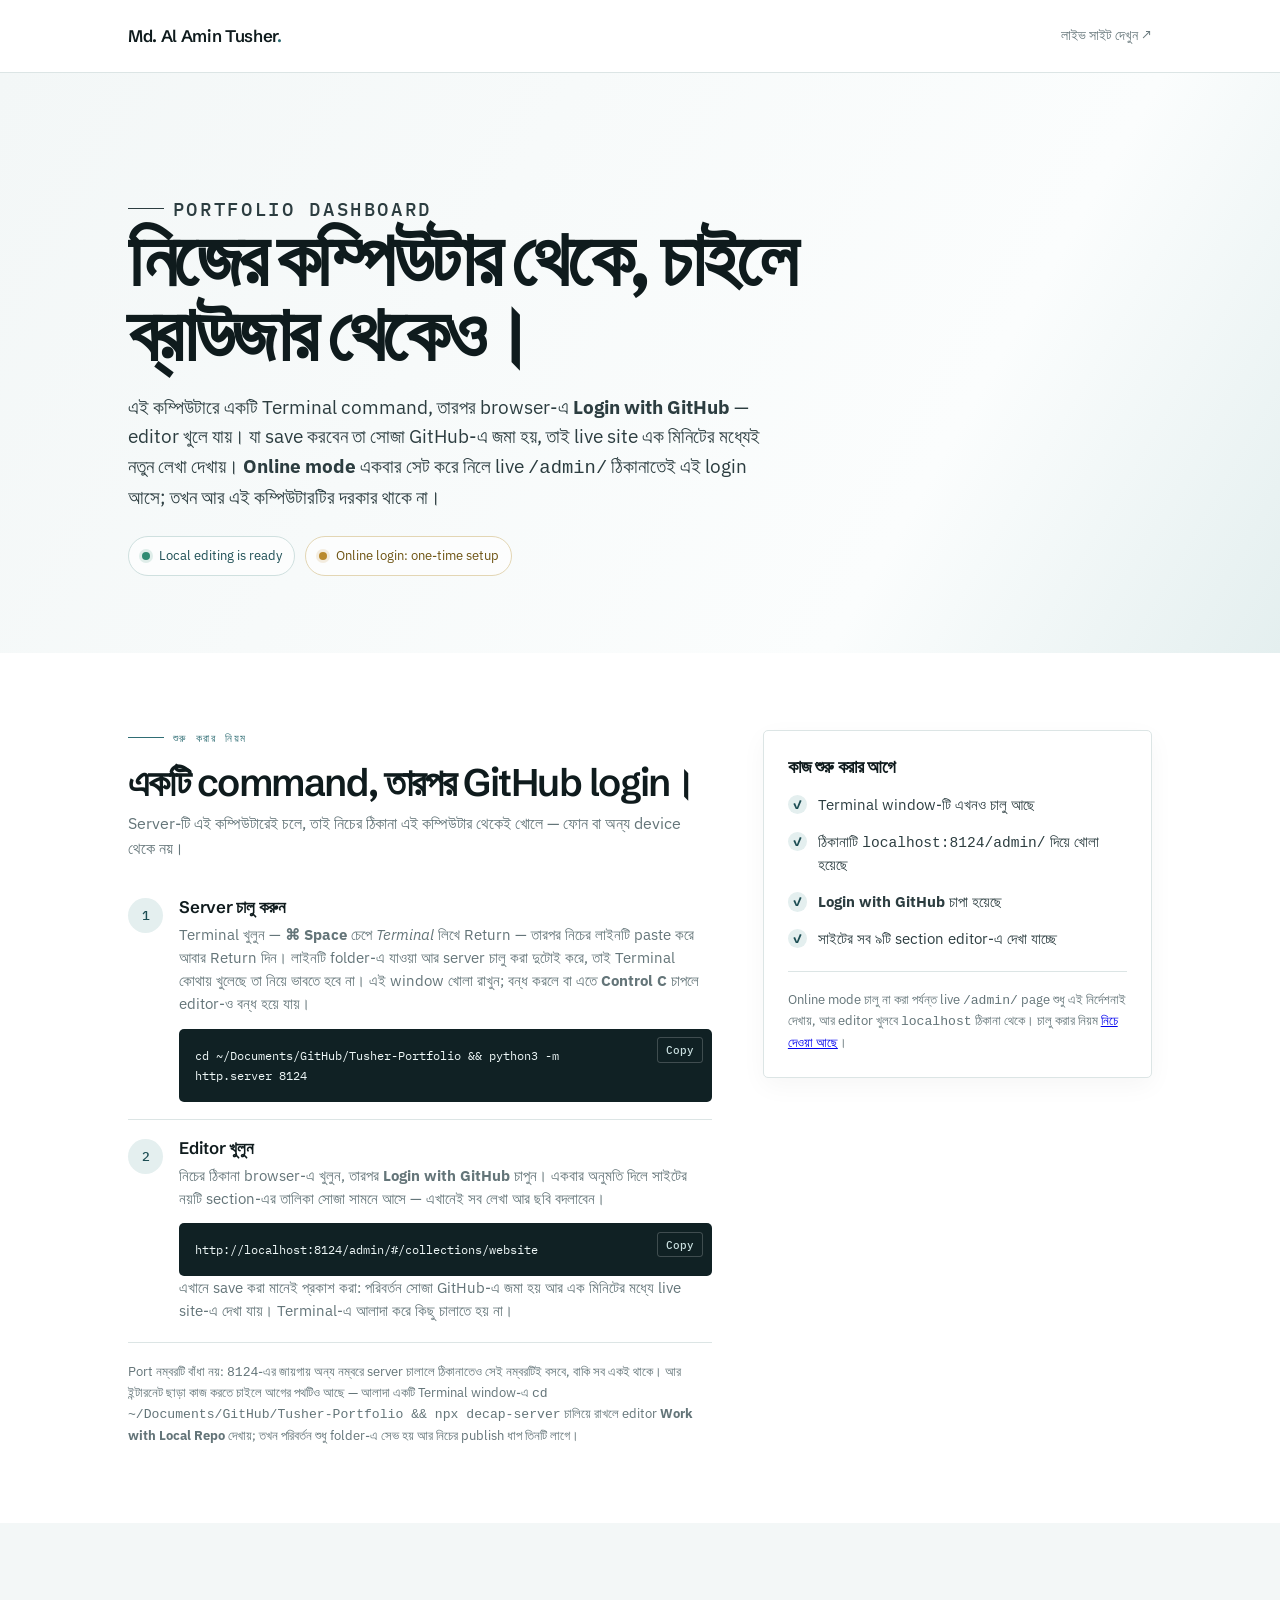
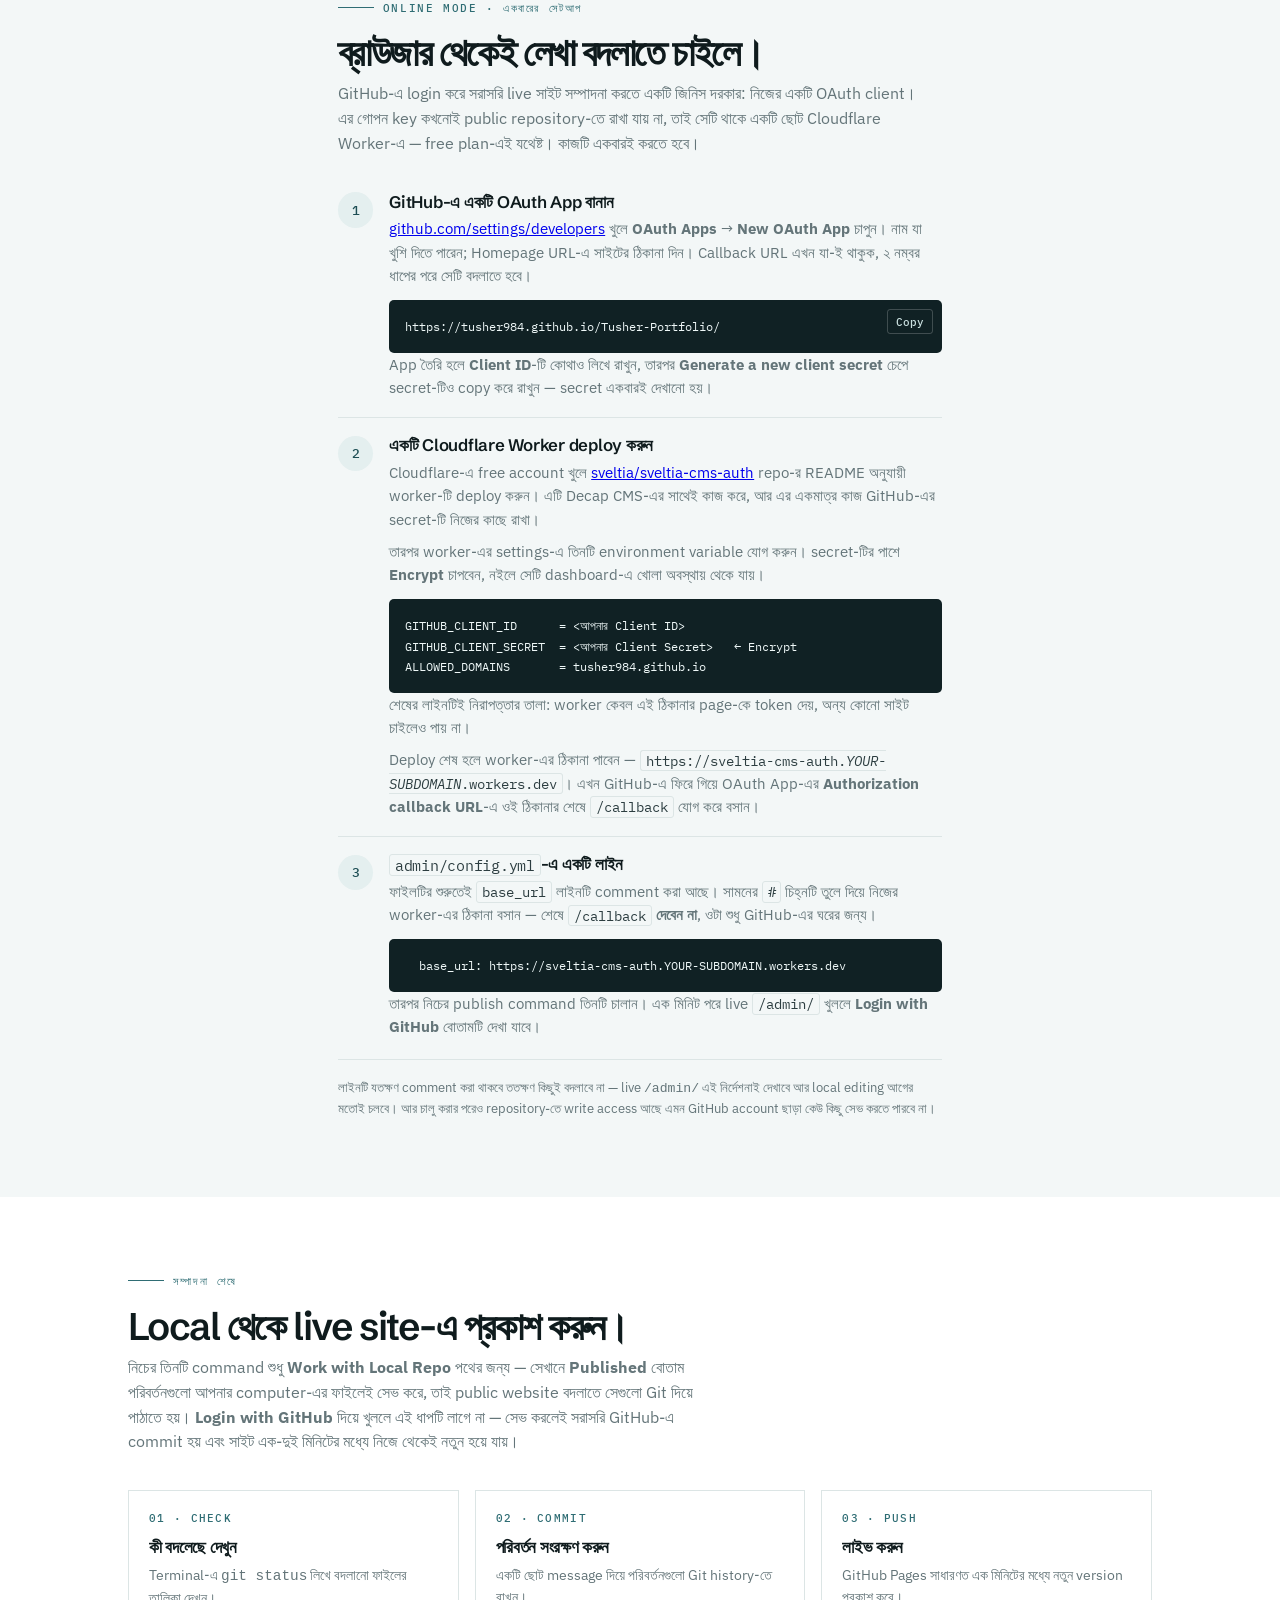
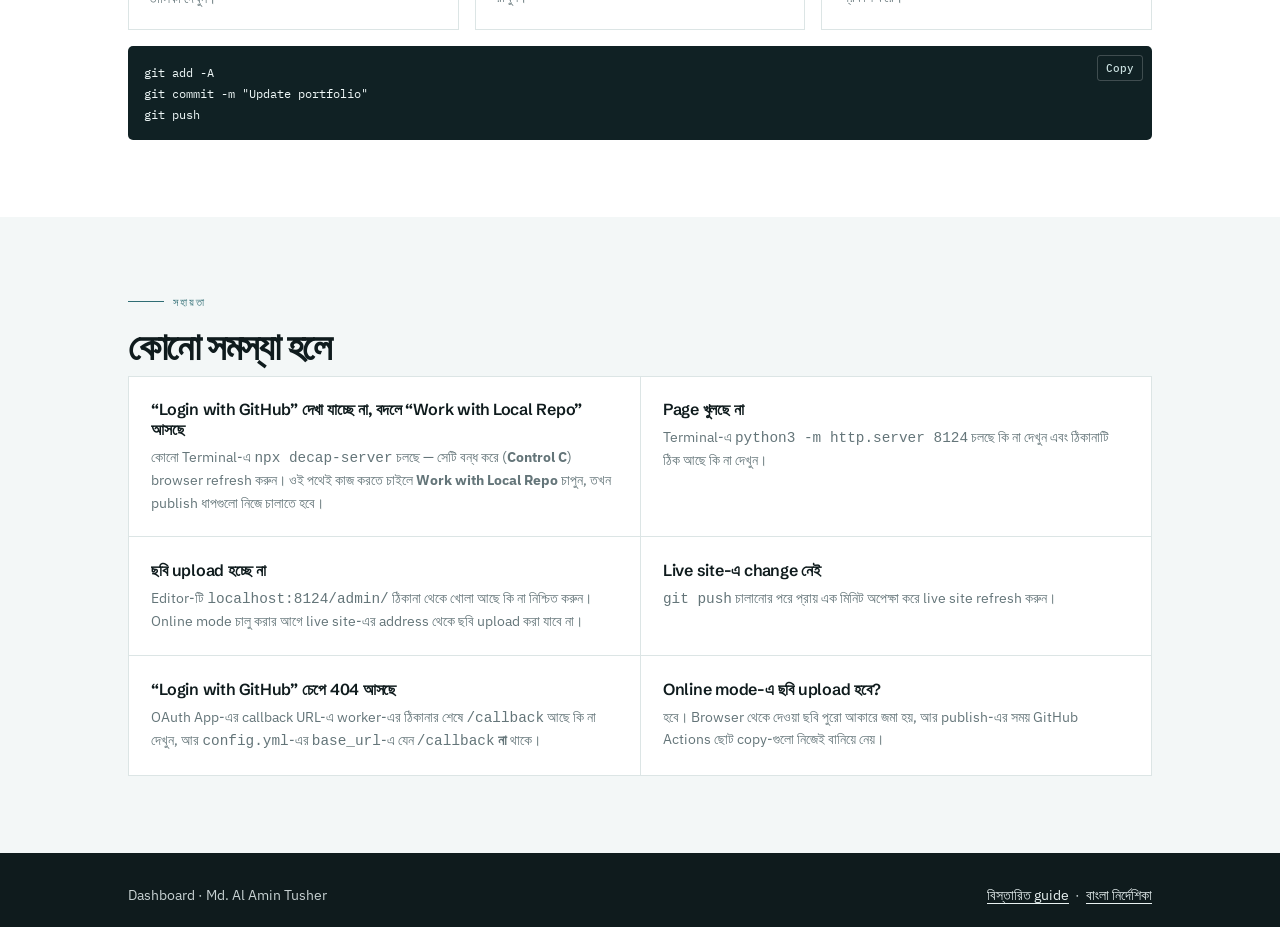
<file: admin/index.html>
<!DOCTYPE html>
<html lang="bn">
<head>
<meta charset="utf-8">
<meta name="viewport" content="width=device-width, initial-scale=1">
<meta name="robots" content="noindex, nofollow">
<title>Dashboard · Md. Al Amin Tusher</title>
<link rel="icon" type="image/svg+xml" href="../assets/img/favicon.svg">
<link rel="preconnect" href="https://fonts.googleapis.com">
<link rel="preconnect" href="https://fonts.gstatic.com" crossorigin>
<link rel="stylesheet" href="https://fonts.googleapis.com/css2?family=Schibsted+Grotesk:wght@400;500;600;700&family=IBM+Plex+Sans:wght@400;500&family=IBM+Plex+Mono:wght@400;500&display=swap">
<style>
  :root { --paper:#fff; --wash:#f3f7f7; --wash-deep:#e9f0f0; --ink:#0f1b1d; --ink-2:#2c3d40; --muted:#647579; --rule:#dce5e5; --accent:#2f6d74; --accent-deep:#1d4e54; --accent-soft:#e4efef; --display:"Schibsted Grotesk",Arial,sans-serif; --body:"IBM Plex Sans",-apple-system,BlinkMacSystemFont,"Segoe UI",sans-serif; --mono:"IBM Plex Mono",ui-monospace,monospace; }
  * { box-sizing:border-box; }
  html { scroll-behavior:smooth; }
  /* The one animated thing on the page is that smooth scroll, and the link to
     the online-setup section is what triggers it. Honour the system setting. */
  @media (prefers-reduced-motion:reduce) { html { scroll-behavior:auto; } }
  body { margin:0; background:var(--wash); color:var(--ink); font-family:var(--body); line-height:1.55; }
  #local-start { min-height:100vh; }
  .wrap { width:min(1120px,100%); margin:0 auto; padding:0 clamp(1.25rem,4vw,3rem); }
  .wrap.narrow { width:min(700px,100%); }
  .topbar { background:var(--paper); border-bottom:1px solid var(--rule); }
  .topbar .wrap { min-height:4.5rem; display:flex; align-items:center; justify-content:space-between; gap:1rem; }
  .brand { font:600 1.05rem var(--display); letter-spacing:-.02em; }
  .brand i { color:var(--accent); font-style:normal; }
  .live-link { color:var(--muted); font-size:.85rem; text-decoration:none; }
  .live-link:hover { color:var(--accent); }
  .hero { padding:clamp(3.5rem,8vw,6.5rem) 0 clamp(2.75rem,6vw,5rem); background:linear-gradient(120deg,var(--wash) 0%,#fbfdfd 72%,var(--accent-soft) 100%); }
  .eyebrow { display:flex; gap:.55rem; align-items:center; margin:0 0 1.1rem; color:var(--accent); font:500 .71rem var(--mono); letter-spacing:.14em; text-transform:uppercase; }
  .eyebrow::before { content:""; display:block; width:2.25rem; height:1px; background:currentColor; }
  h1 { max-width:15ch; margin:0; font:600 clamp(2.55rem,6vw,5.2rem)/.98 var(--display); letter-spacing:-.055em; }
  .hero p { max-width:58ch; margin:1.35rem 0 0; color:var(--ink-2); font-size:clamp(1rem,1.6vw,1.18rem); }
  .statuses { display:flex; flex-wrap:wrap; gap:.6rem; margin-top:1.5rem; }
  .status { display:inline-flex; align-items:center; gap:.55rem; padding:.55rem .8rem; border:1px solid #cfe0df; border-radius:999px; color:var(--accent-deep); background:rgba(255,255,255,.65); font-size:.82rem; }
  .status::before { content:""; width:.5rem; height:.5rem; border-radius:50%; background:#2f8b72; box-shadow:0 0 0 3px rgba(47,139,114,.14); }
  /* Second state: true, and not a failure — the online login is off until it is
     set up, so it gets amber rather than the green "ready" dot. */
  .status--todo { border-color:#e3d6b4; color:#6d5312; }
  .status--todo::before { background:#b98a2e; box-shadow:0 0 0 3px rgba(185,138,46,.14); }
  .section { padding:clamp(3rem,6vw,5rem) 0; }
  .section--white { background:var(--paper); }
  .section-title { margin:0 0 .55rem; font:600 clamp(1.8rem,3vw,2.65rem)/1.05 var(--display); letter-spacing:-.04em; }
  .section-lead { max-width:58ch; margin:0 0 2.25rem; color:var(--muted); }
  .setup-grid { display:grid; grid-template-columns:minmax(0,1.2fr) minmax(280px,.8fr); gap:clamp(1.5rem,4vw,4rem); align-items:start; }
  .steps { display:grid; gap:1.1rem; margin:0; padding:0; list-style:none; }
  /* minmax(0,…) rather than 1fr: a long URL in the text would otherwise set the
     column's minimum width and push the whole step off a narrow screen. Paired
     with the wrapping rule below so nothing has to overflow to stay readable. */
  .step { display:grid; grid-template-columns:2.2rem minmax(0,1fr); gap:1rem; padding-bottom:1.1rem; border-bottom:1px solid var(--rule); }
  .step code, .step a { overflow-wrap:anywhere; }
  .step:last-child { padding-bottom:0; border-bottom:0; }
  .number { display:grid; place-items:center; width:2.2rem; height:2.2rem; margin-top:.05rem; border-radius:50%; background:var(--accent-soft); color:var(--accent-deep); font:500 .8rem var(--mono); }
  .step h3 { margin:0 0 .35rem; font:600 1.05rem var(--display); letter-spacing:-.015em; }
  .step p { margin:0; color:var(--muted); font-size:.94rem; }
  .step p + p { margin-top:.55rem; }
  .step code { font:.9em var(--mono); color:var(--ink-2); background:var(--wash); border:1px solid var(--rule); border-radius:3px; padding:.05rem .3rem; }
  .command { position:relative; margin-top:.8rem; border-radius:5px; background:#102124; overflow:hidden; }
  .command pre { margin:0; padding:1rem 4.5rem 1rem 1rem; overflow:auto; color:#eff8f8; font:.78rem/1.65 var(--mono); white-space:pre-wrap; }
  /* A block with nothing worth copying has no button, so it need not keep the
     room for one — and the extra width is what lets a long URL stay on one line. */
  .command--plain pre { padding-right:1rem; }
  .copy { position:absolute; top:.55rem; right:.55rem; padding:.3rem .5rem; border:1px solid rgba(255,255,255,.2); border-radius:3px; background:transparent; color:#cae0e0; font:500 .67rem var(--mono); cursor:pointer; }
  .copy:hover { color:#fff; border-color:rgba(255,255,255,.55); }
  .panel { padding:1.5rem; border:1px solid var(--rule); border-radius:5px; background:var(--paper); box-shadow:0 8px 26px rgba(15,27,29,.04); }
  .panel h3 { margin:0 0 1rem; font:600 1.15rem var(--display); letter-spacing:-.02em; }
  .checklist { display:grid; gap:.9rem; padding:0; margin:0; list-style:none; }
  /* Two columns: the tick, then the line. Every child of the li is its own grid
     item, so the text has to arrive as a single <span> — a bare <code> or
     <strong> beside loose text would be dealt into the 1.2rem tick column. */
  .checklist li { display:grid; grid-template-columns:1.2rem 1fr; gap:.7rem; color:var(--ink-2); font-size:.91rem; }
  .checklist li::before { content:"✓"; display:grid; place-items:center; width:1.2rem; height:1.2rem; margin-top:.08rem; color:var(--accent-deep); background:var(--accent-soft); border-radius:50%; font-size:.72rem; font-weight:700; }
  .small-note { margin:1.25rem 0 0; padding-top:1.15rem; border-top:1px solid var(--rule); color:var(--muted); font-size:.82rem; }
  .publish-grid { display:grid; grid-template-columns:repeat(3,1fr); gap:1rem; }
  .publish-card { padding:1.25rem; border:1px solid var(--rule); background:var(--paper); }
  .publish-card .kicker { color:var(--accent); font:500 .68rem var(--mono); letter-spacing:.12em; text-transform:uppercase; }
  .publish-card h3 { margin:.65rem 0 .45rem; font:600 1.08rem var(--display); letter-spacing:-.02em; }
  .publish-card p { margin:0; color:var(--muted); font-size:.9rem; }
  .publish-command { margin-top:1rem; }
  .faq { display:grid; grid-template-columns:repeat(2,1fr); gap:1px; border:1px solid var(--rule); background:var(--rule); }
  .faq article { padding:1.4rem; background:var(--paper); }
  .faq h3 { margin:0 0 .45rem; font:600 1rem var(--display); letter-spacing:-.015em; }
  .faq p { margin:0; color:var(--muted); font-size:.9rem; }
  .footer { padding:2rem 0; background:var(--ink); color:#c7d1d2; font-size:.86rem; }
  .footer .wrap { display:flex; justify-content:space-between; gap:1rem; flex-wrap:wrap; }
  .footer a { color:#e8f1f1; text-underline-offset:3px; }
  #nc-root, #nc-root input, #nc-root textarea, #nc-root select, #nc-root button { font-family:var(--body); }
  #nc-root h1, #nc-root h2, #nc-root h3 { font-family:var(--display); letter-spacing:-.01em; }
  #nc-root [class*="CustomIconWrapper"] { width:auto; height:auto; }
  #nc-root [class*="CustomIconWrapper"] img { width:4.25rem; height:4.25rem; border-radius:14px; box-shadow:0 10px 30px rgba(15,27,29,.12); }
  @media (max-width:760px) { .setup-grid,.publish-grid,.faq { grid-template-columns:1fr; } .hero { padding-top:3.75rem; } .topbar .wrap { min-height:4rem; } }
  /* On a narrow phone there is no room for a button floating over the command:
     the first line used to slide underneath it. Below this width the button
     drops out of the corner and the command gets the whole block, breaking a
     long path across lines rather than hiding it behind a scrollbar. What the
     button copies is unchanged — the wrapping is only how it looks. */
  @media (max-width:520px) {
    .command { padding-bottom:.5rem; }
    .command pre { padding-right:1rem; overflow-wrap:anywhere; }
    .copy { position:static; display:block; margin:.15rem .55rem .25rem auto; }
  }
</style>
</head>
<body>
<main id="local-start">
  <header class="topbar">
    <div class="wrap"><span class="brand">Md. Al Amin Tusher<i>.</i></span><a class="live-link" href="../index.html">লাইভ সাইট দেখুন ↗</a></div>
  </header>
  <section class="hero">
    <div class="wrap">
      <p class="eyebrow">Portfolio dashboard</p>
      <h1>নিজের কম্পিউটার থেকে, চাইলে ব্রাউজার থেকেও।</h1>
      <p>এই কম্পিউটারে একটি Terminal command, তারপর browser-এ <strong>Login with GitHub</strong> — editor খুলে যায়। যা save করবেন তা সোজা GitHub-এ জমা হয়, তাই live site এক মিনিটের মধ্যেই নতুন লেখা দেখায়। <strong>Online mode</strong> একবার সেট করে নিলে live <code>/admin/</code> ঠিকানাতেই এই login আসে; তখন আর এই কম্পিউটারটির দরকার থাকে না।</p>
      <div class="statuses"><span class="status">Local editing is ready</span><span class="status status--todo">Online login: one-time setup</span></div>
    </div>
  </section>
  <section class="section section--white">
    <div class="wrap setup-grid">
      <div>
        <p class="eyebrow">শুরু করার নিয়ম</p>
        <h2 class="section-title">একটি command, তারপর GitHub login।</h2>
        <p class="section-lead">Server-টি এই কম্পিউটারেই চলে, তাই নিচের ঠিকানা এই কম্পিউটার থেকেই খোলে — ফোন বা অন্য device থেকে নয়।</p>
        <ol class="steps">
          <li class="step"><span class="number">1</span><div><h3>Server চালু করুন</h3><p>Terminal খুলুন — <strong>⌘ Space</strong> চেপে <em>Terminal</em> লিখে Return — তারপর নিচের লাইনটি paste করে আবার Return দিন। লাইনটি folder-এ যাওয়া আর server চালু করা দুটোই করে, তাই Terminal কোথায় খুলেছে তা নিয়ে ভাবতে হবে না। এই window খোলা রাখুন; বন্ধ করলে বা এতে <strong>Control C</strong> চাপলে editor-ও বন্ধ হয়ে যায়।</p><div class="command"><pre>cd ~/Documents/GitHub/Tusher-Portfolio &amp;&amp; python3 -m http.server 8124</pre><button class="copy" type="button">Copy</button></div></div></li>
          <li class="step"><span class="number">2</span><div><h3>Editor খুলুন</h3><p>নিচের ঠিকানা browser-এ খুলুন, তারপর <strong>Login with GitHub</strong> চাপুন। একবার অনুমতি দিলে সাইটের নয়টি section-এর তালিকা সোজা সামনে আসে — এখানেই সব লেখা আর ছবি বদলাবেন।</p><div class="command"><pre>http://localhost:8124/admin/#/collections/website</pre><button class="copy" type="button">Copy</button></div><p>এখানে save করা মানেই প্রকাশ করা: পরিবর্তন সোজা GitHub-এ জমা হয় আর এক মিনিটের মধ্যে live site-এ দেখা যায়। Terminal-এ আলাদা করে কিছু চালাতে হয় না।</p></div></li>
        </ol>
        <p class="small-note">Port নম্বরটি বাঁধা নয়: <code>8124</code>-এর জায়গায় অন্য নম্বরে server চালালে ঠিকানাতেও সেই নম্বরটিই বসবে, বাকি সব একই থাকে। আর ইন্টারনেট ছাড়া কাজ করতে চাইলে আগের পথটিও আছে — আলাদা একটি Terminal window-এ <code>cd ~/Documents/GitHub/Tusher-Portfolio &amp;&amp; npx decap-server</code> চালিয়ে রাখলে editor <strong>Work with Local Repo</strong> দেখায়; তখন পরিবর্তন শুধু folder-এ সেভ হয় আর নিচের publish ধাপ তিনটি লাগে।</p>
      </div>
      <aside class="panel">
        <h3>কাজ শুরু করার আগে</h3>
        <ul class="checklist">
          <li><span>Terminal window-টি এখনও চালু আছে</span></li>
          <li><span>ঠিকানাটি <code>localhost:8124/admin/</code> দিয়ে খোলা হয়েছে</span></li>
          <li><span><strong>Login with GitHub</strong> চাপা হয়েছে</span></li>
          <li><span>সাইটের সব ৯টি section editor-এ দেখা যাচ্ছে</span></li>
        </ul>
        <p class="small-note">Online mode চালু না করা পর্যন্ত live <code>/admin/</code> page শুধু এই নির্দেশনাই দেখায়, আর editor খুলবে <code>localhost</code> ঠিকানা থেকে। চালু করার নিয়ম <a href="#online">নিচে দেওয়া আছে</a>।</p>
      </aside>
    </div>
  </section>
  <section class="section" id="online">
    <div class="wrap narrow">
      <p class="eyebrow">Online mode · একবারের সেটআপ</p>
      <h2 class="section-title">ব্রাউজার থেকেই লেখা বদলাতে চাইলে।</h2>
      <p class="section-lead">GitHub-এ login করে সরাসরি live সাইট সম্পাদনা করতে একটি জিনিস দরকার: নিজের একটি OAuth client। এর গোপন key কখনোই public repository-তে রাখা যায় না, তাই সেটি থাকে একটি ছোট Cloudflare Worker-এ — free plan-এই যথেষ্ট। কাজটি একবারই করতে হবে।</p>
      <ol class="steps">
        <li class="step"><span class="number">1</span><div><h3>GitHub-এ একটি OAuth App বানান</h3><p><a href="https://github.com/settings/developers" target="_blank" rel="noopener">github.com/settings/developers</a> খুলে <strong>OAuth Apps</strong> → <strong>New OAuth App</strong> চাপুন। নাম যা খুশি দিতে পারেন; Homepage URL-এ সাইটের ঠিকানা দিন। Callback URL এখন যা-ই থাকুক, ২ নম্বর ধাপের পরে সেটি বদলাতে হবে।</p><div class="command"><pre>https://tusher984.github.io/Tusher-Portfolio/</pre><button class="copy" type="button">Copy</button></div><p>App তৈরি হলে <strong>Client ID</strong>-টি কোথাও লিখে রাখুন, তারপর <strong>Generate a new client secret</strong> চেপে secret-টিও copy করে রাখুন — secret একবারই দেখানো হয়।</p></div></li>
        <li class="step"><span class="number">2</span><div><h3>একটি Cloudflare Worker deploy করুন</h3><p>Cloudflare-এ free account খুলে <a href="https://github.com/sveltia/sveltia-cms-auth" target="_blank" rel="noopener">sveltia/sveltia-cms-auth</a> repo-র README অনুযায়ী worker-টি deploy করুন। এটি Decap CMS-এর সাথেই কাজ করে, আর এর একমাত্র কাজ GitHub-এর secret-টি নিজের কাছে রাখা।</p><p>তারপর worker-এর settings-এ তিনটি environment variable যোগ করুন। secret-টির পাশে <strong>Encrypt</strong> চাপবেন, নইলে সেটি dashboard-এ খোলা অবস্থায় থেকে যায়।</p><div class="command command--plain"><pre>GITHUB_CLIENT_ID      = &lt;আপনার Client ID&gt;
GITHUB_CLIENT_SECRET  = &lt;আপনার Client Secret&gt;   ← Encrypt
ALLOWED_DOMAINS       = tusher984.github.io</pre></div><p>শেষের লাইনটিই নিরাপত্তার তালা: worker কেবল এই ঠিকানার page-কে token দেয়, অন্য কোনো সাইট চাইলেও পায় না।</p><p>Deploy শেষ হলে worker-এর ঠিকানা পাবেন — <code>https://sveltia-cms-auth.<em>YOUR-SUBDOMAIN</em>.workers.dev</code>। এখন GitHub-এ ফিরে গিয়ে OAuth App-এর <strong>Authorization callback URL</strong>-এ ওই ঠিকানার শেষে <code>/callback</code> যোগ করে বসান।</p></div></li>
        <li class="step"><span class="number">3</span><div><h3><code>admin/config.yml</code>-এ একটি লাইন</h3><p>ফাইলটির শুরুতেই <code>base_url</code> লাইনটি comment করা আছে। সামনের <code>#</code> চিহ্নটি তুলে দিয়ে নিজের worker-এর ঠিকানা বসান — শেষে <code>/callback</code> <strong>দেবেন না</strong>, ওটা শুধু GitHub-এর ঘরের জন্য।</p><div class="command command--plain"><pre>  base_url: https://sveltia-cms-auth.YOUR-SUBDOMAIN.workers.dev</pre></div><p>তারপর নিচের publish command তিনটি চালান। এক মিনিট পরে live <code>/admin/</code> খুললে <strong>Login with GitHub</strong> বোতামটি দেখা যাবে।</p></div></li>
      </ol>
      <p class="small-note">লাইনটি যতক্ষণ comment করা থাকবে ততক্ষণ কিছুই বদলাবে না — live <code>/admin/</code> এই নির্দেশনাই দেখাবে আর local editing আগের মতোই চলবে। আর চালু করার পরেও repository-তে write access আছে এমন GitHub account ছাড়া কেউ কিছু সেভ করতে পারবে না।</p>
    </div>
  </section>
  <section class="section section--white">
    <div class="wrap">
      <p class="eyebrow">সম্পাদনা শেষে</p>
      <h2 class="section-title">Local থেকে live site-এ প্রকাশ করুন।</h2>
      <p class="section-lead">নিচের তিনটি command শুধু <strong>Work with Local Repo</strong> পথের জন্য — সেখানে <strong>Published</strong> বোতাম পরিবর্তনগুলো আপনার computer-এর ফাইলেই সেভ করে, তাই public website বদলাতে সেগুলো Git দিয়ে পাঠাতে হয়। <strong>Login with GitHub</strong> দিয়ে খুললে এই ধাপটি লাগে না — সেভ করলেই সরাসরি GitHub-এ commit হয় এবং সাইট এক-দুই মিনিটের মধ্যে নিজে থেকেই নতুন হয়ে যায়।</p>
      <div class="publish-grid">
        <article class="publish-card"><p class="kicker">01 · Check</p><h3>কী বদলেছে দেখুন</h3><p>Terminal-এ <code>git status</code> লিখে বদলানো ফাইলের তালিকা দেখুন।</p></article>
        <article class="publish-card"><p class="kicker">02 · Commit</p><h3>পরিবর্তন সংরক্ষণ করুন</h3><p>একটি ছোট message দিয়ে পরিবর্তনগুলো Git history-তে রাখুন।</p></article>
        <article class="publish-card"><p class="kicker">03 · Push</p><h3>লাইভ করুন</h3><p>GitHub Pages সাধারণত এক মিনিটের মধ্যে নতুন version প্রকাশ করে।</p></article>
      </div>
      <div class="command publish-command"><pre>git add -A
git commit -m "Update portfolio"
git push</pre><button class="copy" type="button">Copy</button></div>
    </div>
  </section>
  <section class="section">
    <div class="wrap">
      <p class="eyebrow">সহায়তা</p>
      <h2 class="section-title">কোনো সমস্যা হলে</h2>
      <div class="faq">
        <article><h3>“Login with GitHub” দেখা যাচ্ছে না, বদলে “Work with Local Repo” আসছে</h3><p>কোনো Terminal-এ <code>npx decap-server</code> চলছে — সেটি বন্ধ করে (<strong>Control C</strong>) browser refresh করুন। ওই পথেই কাজ করতে চাইলে <strong>Work with Local Repo</strong> চাপুন, তখন publish ধাপগুলো নিজে চালাতে হবে।</p></article>
        <article><h3>Page খুলছে না</h3><p>Terminal-এ <code>python3 -m http.server 8124</code> চলছে কি না দেখুন এবং ঠিকানাটি ঠিক আছে কি না দেখুন।</p></article>
        <article><h3>ছবি upload হচ্ছে না</h3><p>Editor-টি <code>localhost:8124/admin/</code> ঠিকানা থেকে খোলা আছে কি না নিশ্চিত করুন। Online mode চালু করার আগে live site-এর address থেকে ছবি upload করা যাবে না।</p></article>
        <article><h3>Live site-এ change নেই</h3><p><code>git push</code> চালানোর পরে প্রায় এক মিনিট অপেক্ষা করে live site refresh করুন।</p></article>
        <article><h3>“Login with GitHub” চেপে 404 আসছে</h3><p>OAuth App-এর callback URL-এ worker-এর ঠিকানার শেষে <code>/callback</code> আছে কি না দেখুন, আর <code>config.yml</code>-এর <code>base_url</code>-এ যেন <code>/callback</code> <strong>না</strong> থাকে।</p></article>
        <article><h3>Online mode-এ ছবি upload হবে?</h3><p>হবে। Browser থেকে দেওয়া ছবি পুরো আকারে জমা হয়, আর publish-এর সময় GitHub Actions ছোট copy-গুলো নিজেই বানিয়ে নেয়।</p></article>
      </div>
    </div>
  </section>
  <footer class="footer"><div class="wrap"><span>Dashboard · Md. Al Amin Tusher</span><span><a href="guide.html">বিস্তারিত guide</a> &nbsp;·&nbsp; <a href="https://github.com/tusher984/Tusher-Portfolio/blob/main/README-bn.md" target="_blank" rel="noopener">বাংলা নির্দেশিকা</a></span></div></footer>
</main>
<div id="nc-root"></div>
<script>
  (function () {
    var local = /^(localhost|127\.0\.0\.1|\[::1\])$/i.test(window.location.hostname);

    function bootEditor() {
      document.getElementById('local-start').hidden = true;
      var cms = document.createElement('script');
      cms.src = 'https://unpkg.com/decap-cms@^3.0.0/dist/decap-cms.js';
      cms.onload = function () { var previews = document.createElement('script'); previews.src = 'previews.js?v=1'; document.body.appendChild(previews); };
      document.body.appendChild(cms);
    }

    if (local) {
      /* decap-server is answering on 8081, or the editor will say so itself. */
      bootEditor();
    } else {
      /* On the live site the editor is only worth showing once an OAuth client
         exists. Without one Decap falls back to Netlify's service and the login
         button dead-ends on a 404 — worse than no editor at all. config.yml is
         the single source of truth for that URL, so ask it instead of naming the
         worker a second time here. A commented-out base_url must not count,
         which is why the test starts at the beginning of the line. */
      fetch('config.yml', { cache: 'no-cache' })
        .then(function (res) { return res.ok ? res.text() : ''; })
        .then(function (yml) { if (/^\s*base_url:\s*\S/m.test(yml)) bootEditor(); })
        .catch(function () { /* Leave the setup guide on screen. */ });
    }
    document.querySelectorAll('.copy').forEach(function (button) {
      button.addEventListener('click', function () {
        /* The command is read straight off the block the button sits in, so what
           gets copied is always exactly what is on screen. Spelling each command
           out a second time in an attribute is how step 3 came to put a literal
           "\n" on the clipboard instead of a line break — pasting it ran the two
           lines as one and Terminal answered "cd: too many arguments". */
        var block = button.closest('.command');
        var pre = block && block.querySelector('pre');
        var text = pre ? pre.textContent.replace(/\s+$/, '') : '';
        if (!text || !navigator.clipboard) return;
        navigator.clipboard.writeText(text).then(function () {
          var old = button.textContent; button.textContent = 'Copied';
          window.setTimeout(function () { button.textContent = old; }, 1500);
        });
      });
    });
  }());
</script>
</body>
</html>
</file>
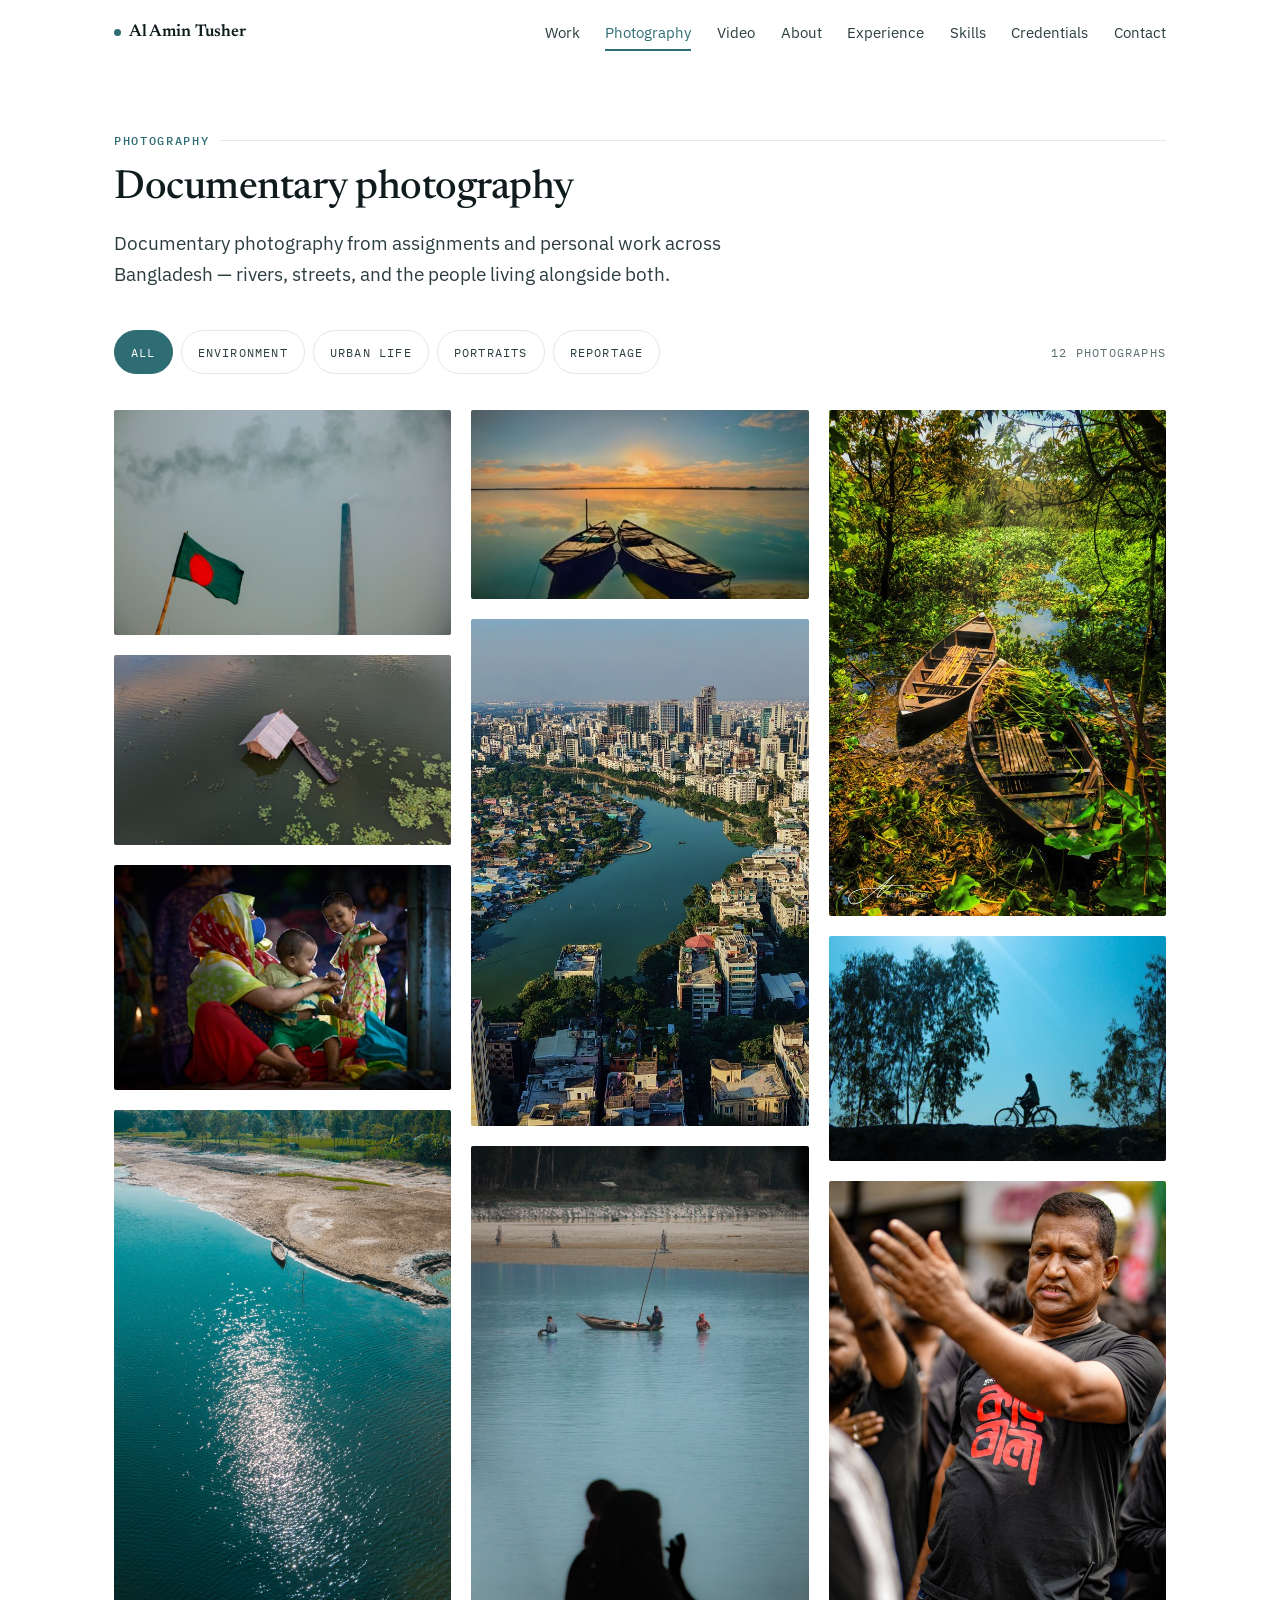
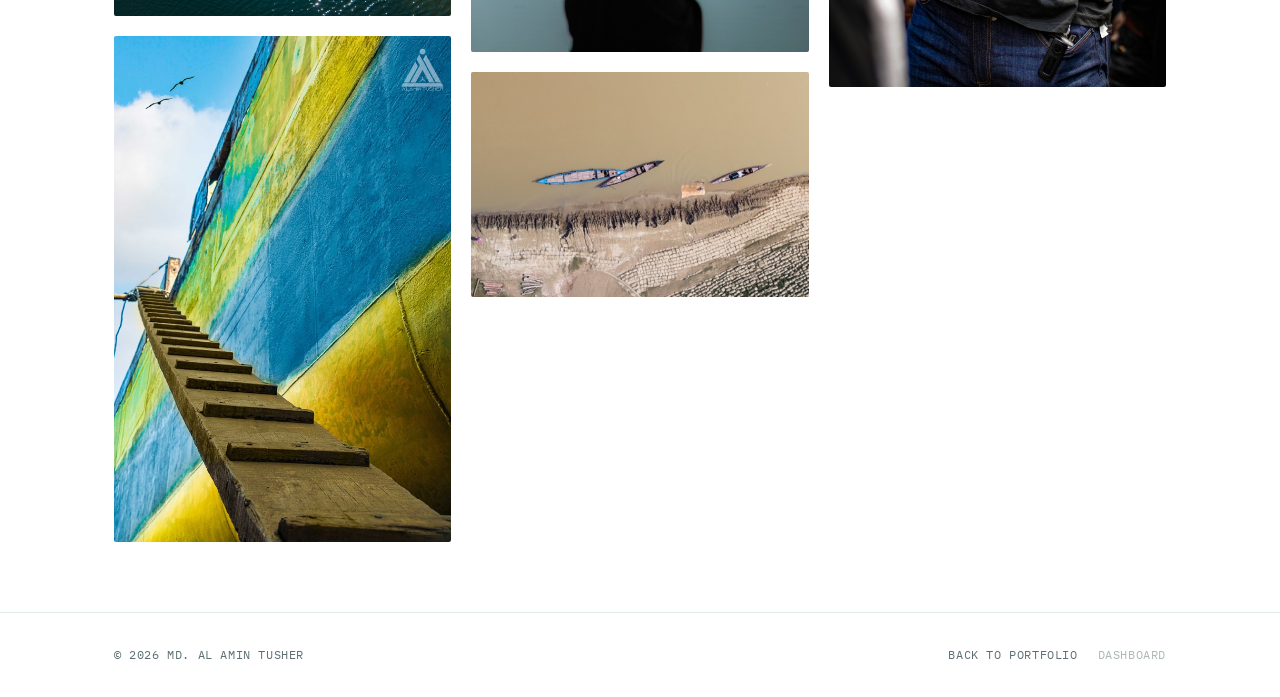
<file: photos.html>
<!DOCTYPE html>
<html lang="en">
<head>
<meta charset="utf-8">
<meta name="viewport" content="width=device-width, initial-scale=1">
<title>Photography — Md. Al Amin Tusher</title>
<meta name="description" content="Documentary photography by Md. Al Amin Tusher from assignments and personal work across Bangladesh — rivers, streets, portraits and reportage.">
<link rel="canonical" href="https://tusher984.github.io/Tusher-Portfolio/photos.html">
<meta name="author" content="Md. Al Amin Tusher">
<meta name="theme-color" content="#ffffff" media="(prefers-color-scheme: light)">
<meta name="theme-color" content="#12100f" media="(prefers-color-scheme: dark)">

<meta property="og:type" content="website">
<meta property="og:site_name" content="Md. Al Amin Tusher">
<meta property="og:locale" content="en_GB">
<meta property="og:url" content="https://tusher984.github.io/Tusher-Portfolio/photos.html">
<meta property="og:title" content="Photography — Md. Al Amin Tusher">
<meta property="og:description" content="Documentary photography from assignments and personal work across Bangladesh — rivers, streets, portraits and reportage.">
<meta property="og:image" content="https://tusher984.github.io/Tusher-Portfolio/assets/img/og.jpg">
<meta property="og:image:width" content="1200">
<meta property="og:image:height" content="630">
<meta property="og:image:alt" content="Md. Al Amin Tusher — journalist and documentary photographer, Dhaka">
<meta name="twitter:card" content="summary_large_image">
<meta name="twitter:creator" content="@tusher984">

<link rel="icon" href="assets/img/favicon.svg" type="image/svg+xml">
<link rel="apple-touch-icon" href="assets/img/opt/headshot-480.jpg">
<link rel="preconnect" href="https://fonts.googleapis.com">
<link rel="preconnect" href="https://fonts.gstatic.com" crossorigin>
<link href="https://fonts.googleapis.com/css2?family=IBM+Plex+Mono:wght@400;500&family=IBM+Plex+Sans:wght@400;500&family=Newsreader:wght@400;500;600&family=Noto+Serif+Bengali:wght@400;500&display=swap" rel="stylesheet">
<link rel="stylesheet" href="assets/css/style.css?v=20">
<noscript><style>[data-reveal],.hero [data-seq]{opacity:1!important;transform:none!important;animation:none!important}</style></noscript>

</head>
<body data-page="photos">

<a class="skip" href="#main">Skip to content</a>
<div class="progress" id="progress" aria-hidden="true"></div>

<header class="site-header">
  <div class="wrap">
    <a class="brand" href="./">
      <span class="brand-dot" aria-hidden="true"></span>
      <span id="brand-name">Al Amin Tusher</span>
    </a>
    <button class="nav-toggle" type="button" aria-expanded="false" aria-controls="primary-nav" aria-label="Open menu">
      <svg width="20" height="20" viewBox="0 0 24 24" fill="none" stroke="currentColor" stroke-width="1.8" stroke-linecap="round" aria-hidden="true">
        <line x1="3" y1="7" x2="21" y2="7"/><line x1="3" y1="12" x2="21" y2="12"/><line x1="3" y1="17" x2="21" y2="17"/>
      </svg>
    </button>
    <nav class="nav" id="primary-nav" aria-label="Primary">
      <a href="index.html#work" data-nav="work">Work</a>
      <a href="photos.html" aria-current="page" data-nav="photography">Photography</a>
      <a href="videos.html" data-nav="video">Video</a>
      <a href="index.html#about" data-nav="about">About</a>
      <a href="index.html#experience" data-nav="experience">Experience</a>
      <a href="index.html#skills" data-nav="skills">Skills</a>
      <a href="index.html#credentials" data-nav="credentials">Credentials</a>
      <a href="index.html#contact" data-nav="contact">Contact</a>
    </nav>
  </div>
</header>

<main id="main">

  <section class="page-hero wrap">
    <p class="eyebrow" data-seq>Photography</p>
    <h1 data-seq>Documentary photography</h1>
    <p class="lead" id="gallery-intro" data-seq>
      Documentary photography from assignments and personal work across Bangladesh —
      rivers, streets, and the people living alongside both.
    </p>
  </section>

  <section class="section section--tight section--flush">
    <div class="wrap">
      <div class="filter-bar">
        <!-- Filter buttons are generated from the categories in content/photos.json.
             They are not written here: buttons that cannot filter anything until
             JavaScript arrives would be worse than no buttons at all. -->
        <div class="filters" id="filters" role="group" aria-label="Filter photographs by category"></div>
        <p class="gallery-count" id="gallery-count" role="status">12 photographs</p>
      </div>

      <!-- Every photograph in content/photos.json is here in the HTML. The
           renderer swaps each link for a button that opens the viewer; with
           JavaScript off the links open the full-size picture instead. -->
      <div class="masonry" id="masonry">
        <a class="frame" href="assets/img/opt/found_17666552_14831059-1600.jpg">
          <img src="assets/img/opt/found_17666552_14831059-960.jpg"
               srcset="assets/img/opt/found_17666552_14831059-480.jpg 480w, assets/img/opt/found_17666552_14831059-960.jpg 960w, assets/img/opt/found_17666552_14831059-1600.jpg 1600w"
               sizes="(max-width: 940px) 45vw, (max-width: 1320px) 30vw, 340px"
               alt="A Bangladesh flag on a bamboo pole in front of a brick-kiln chimney trailing smoke across a grey sky"
               width="1600" height="1067" loading="lazy" decoding="async">
          <span class="frame-cap">
            <span class="cap-title">The flag and the kiln, sharing the same sky.</span>
          </span>
        </a>
        <a class="frame" href="assets/img/opt/img_4020-1600.jpg">
          <img src="assets/img/opt/img_4020-960.jpg"
               srcset="assets/img/opt/img_4020-480.jpg 480w, assets/img/opt/img_4020-960.jpg 960w, assets/img/opt/img_4020-1600.jpg 1600w"
               sizes="(max-width: 940px) 45vw, (max-width: 1320px) 30vw, 340px"
               alt="Aerial view of a tin-roofed house submerged to the eaves in floodwater, a wooden boat moored alongside"
               width="1600" height="900" loading="lazy" decoding="async">
          <span class="frame-cap">
            <span class="cap-title">Floodwater up to the eaves. The boat tied alongside is the way in and the way out.</span>
          </span>
        </a>
        <a class="frame" href="assets/img/opt/dsc04267-1600.jpg">
          <img src="assets/img/opt/dsc04267-960.jpg"
               srcset="assets/img/opt/dsc04267-480.jpg 320w, assets/img/opt/dsc04267-960.jpg 640w, assets/img/opt/dsc04267-1600.jpg 1067w"
               sizes="(max-width: 940px) 45vw, (max-width: 1320px) 30vw, 340px"
               alt="A man in a black T-shirt raises his hand among a crowd of people dressed in black on a Dhaka street"
               width="1067" height="1600" loading="lazy" decoding="async">
          <span class="frame-cap">
            <span class="cap-title">Hands up in the crowd.</span>
            <span class="cap-meta">Dhaka · 2025</span>
          </span>
        </a>
        <a class="frame" href="assets/img/opt/found_434612229_5121757-1600.jpg">
          <img src="assets/img/opt/found_434612229_5121757-960.jpg"
               srcset="assets/img/opt/found_434612229_5121757-480.jpg 320w, assets/img/opt/found_434612229_5121757-960.jpg 640w, assets/img/opt/found_434612229_5121757-1600.jpg 1067w"
               sizes="(max-width: 940px) 45vw, (max-width: 1320px) 30vw, 340px"
               alt="A wooden plank gangway leaning against the freshly painted blue and yellow hull of a river launch"
               width="1067" height="1600" loading="lazy" decoding="async">
          <span class="frame-cap">
            <span class="cap-title">A plank and a repainted hull — the way aboard.</span>
            <span class="cap-meta">Buriganga · 2026</span>
          </span>
        </a>
        <a class="frame" href="assets/img/opt/dji_fly_20251126_154338_0057_1764150443835_photo-1600.jpg">
          <img src="assets/img/opt/dji_fly_20251126_154338_0057_1764150443835_photo-960.jpg"
               srcset="assets/img/opt/dji_fly_20251126_154338_0057_1764150443835_photo-480.jpg 320w, assets/img/opt/dji_fly_20251126_154338_0057_1764150443835_photo-960.jpg 639w, assets/img/opt/dji_fly_20251126_154338_0057_1764150443835_photo-1600.jpg 1066w"
               sizes="(max-width: 940px) 45vw, (max-width: 1320px) 30vw, 340px"
               alt="Aerial view of a lake threading between densely built blocks of Dhaka, high-rises on the horizon"
               width="1066" height="1600" loading="lazy" decoding="async">
          <span class="frame-cap">
            <span class="cap-title">Water still cuts a line through the density, from the air.</span>
            <span class="cap-meta">Dhaka · 2025</span>
          </span>
        </a>
        <a class="frame" href="assets/img/opt/dsc00258-1600.jpg">
          <img src="assets/img/opt/dsc00258-960.jpg"
               srcset="assets/img/opt/dsc00258-480.jpg 480w, assets/img/opt/dsc00258-960.jpg 960w, assets/img/opt/dsc00258-1600.jpg 1080w"
               sizes="(max-width: 940px) 45vw, (max-width: 1320px) 30vw, 340px"
               alt="A woman seated on a pavement at night with two small children in bright clothes"
               width="1080" height="720" loading="lazy" decoding="async">
          <span class="frame-cap">
            <span class="cap-title">A mother and her two children on the footpath after dark.</span>
          </span>
        </a>
        <a class="frame" href="assets/img/opt/img_9482-1600.jpg">
          <img src="assets/img/opt/img_9482-960.jpg"
               srcset="assets/img/opt/img_9482-480.jpg 320w, assets/img/opt/img_9482-960.jpg 640w, assets/img/opt/img_9482-1600.jpg 1067w"
               sizes="(max-width: 940px) 45vw, (max-width: 1320px) 30vw, 340px"
               alt="Three men working waist-deep in a pale river beside a small boat, a woman and child in silhouette in the foreground"
               width="1067" height="1600" loading="lazy" decoding="async">
          <span class="frame-cap">
            <span class="cap-title">A woman and child watch the fishers work the shallows.</span>
            <span class="cap-meta">Narayanganj · 2025</span>
          </span>
        </a>
        <a class="frame" href="assets/img/opt/dji_20251110120523_0104_d_1-1600.jpg">
          <img src="assets/img/opt/dji_20251110120523_0104_d_1-960.jpg"
               srcset="assets/img/opt/dji_20251110120523_0104_d_1-480.jpg 480w, assets/img/opt/dji_20251110120523_0104_d_1-960.jpg 960w, assets/img/opt/dji_20251110120523_0104_d_1-1600.jpg 1600w"
               sizes="(max-width: 940px) 45vw, (max-width: 1320px) 30vw, 340px"
               alt="Overhead view of three wooden boats moored against a silted, eroding riverbank beside a concrete-block revetment"
               width="1600" height="1067" loading="lazy" decoding="async">
          <span class="frame-cap">
            <span class="cap-title">Concrete blocks hold one stretch of bank. The silt beside them is going.</span>
            <span class="cap-meta">2025</span>
          </span>
        </a>
        <a class="frame" href="assets/img/opt/al-amin-tusher_01303043314_01-1600.jpg">
          <img src="assets/img/opt/al-amin-tusher_01303043314_01-960.jpg"
               srcset="assets/img/opt/al-amin-tusher_01303043314_01-480.jpg 320w, assets/img/opt/al-amin-tusher_01303043314_01-960.jpg 640w, assets/img/opt/al-amin-tusher_01303043314_01-1600.jpg 1067w"
               sizes="(max-width: 940px) 45vw, (max-width: 1320px) 30vw, 340px"
               alt="Aerial view of sunlight scattering across a river channel, a single boat pulled up on the sandbar"
               width="1067" height="1600" loading="lazy" decoding="async">
          <span class="frame-cap">
            <span class="cap-title">One boat on the sandbar, where the water has dropped back.</span>
            <span class="cap-meta">Jamuna · 2025</span>
          </span>
        </a>
        <a class="frame" href="assets/img/opt/ca11c107-ab37-4a41-a453-47734d0172db01-1600.jpg">
          <img src="assets/img/opt/ca11c107-ab37-4a41-a453-47734d0172db01-960.jpg"
               srcset="assets/img/opt/ca11c107-ab37-4a41-a453-47734d0172db01-480.jpg 480w, assets/img/opt/ca11c107-ab37-4a41-a453-47734d0172db01-960.jpg 960w, assets/img/opt/ca11c107-ab37-4a41-a453-47734d0172db01-1600.jpg 1600w"
               sizes="(max-width: 940px) 45vw, (max-width: 1320px) 30vw, 340px"
               alt="Two wooden country boats moored on still water at sunrise, the sky mirrored around them"
               width="1600" height="898" loading="lazy" decoding="async">
          <span class="frame-cap">
            <span class="cap-title">Still water doubling the sky.</span>
          </span>
        </a>
        <a class="frame" href="assets/img/opt/found_21147936_1336632-1--1600.jpg">
          <img src="assets/img/opt/found_21147936_1336632-1--960.jpg"
               srcset="assets/img/opt/found_21147936_1336632-1--480.jpg 320w, assets/img/opt/found_21147936_1336632-1--960.jpg 640w, assets/img/opt/found_21147936_1336632-1--1600.jpg 720w"
               sizes="(max-width: 940px) 45vw, (max-width: 1320px) 30vw, 340px"
               alt="Two wooden boats in a narrow channel almost closed over by water hyacinth and overhanging trees"
               width="720" height="1080" loading="lazy" decoding="async">
          <span class="frame-cap">
            <span class="cap-title">A channel water hyacinth has nearly closed.</span>
          </span>
        </a>
        <a class="frame" href="assets/img/opt/al-amin-tusher_01303043314_02-1600.jpg">
          <img src="assets/img/opt/al-amin-tusher_01303043314_02-960.jpg"
               srcset="assets/img/opt/al-amin-tusher_01303043314_02-480.jpg 480w, assets/img/opt/al-amin-tusher_01303043314_02-960.jpg 960w, assets/img/opt/al-amin-tusher_01303043314_02-1600.jpg 1600w"
               sizes="(max-width: 940px) 45vw, (max-width: 1320px) 30vw, 340px"
               alt="A cyclist silhouetted on an embankment against a deep blue sky, eucalyptus trees on either side"
               width="1600" height="1067" loading="lazy" decoding="async">
          <span class="frame-cap">
            <span class="cap-title">Last light on the embankment road.</span>
          </span>
        </a>
      </div>
    </div>
  </section>

</main>

<!-- Full-screen photo viewer -->
<div class="lightbox" id="lightbox" role="dialog" aria-modal="true" aria-label="Photograph viewer" aria-hidden="true">
  <button class="lb-btn lb-close" type="button" aria-label="Close viewer">
    <svg width="20" height="20" viewBox="0 0 24 24" fill="none" stroke="currentColor" stroke-width="1.8" stroke-linecap="round" aria-hidden="true">
      <line x1="6" y1="6" x2="18" y2="18"/><line x1="18" y1="6" x2="6" y2="18"/>
    </svg>
  </button>
  <button class="lb-btn lb-prev" type="button" aria-label="Previous photograph">
    <svg width="20" height="20" viewBox="0 0 24 24" fill="none" stroke="currentColor" stroke-width="1.8" stroke-linecap="round" stroke-linejoin="round" aria-hidden="true">
      <polyline points="14 6 8 12 14 18"/>
    </svg>
  </button>
  <button class="lb-btn lb-next" type="button" aria-label="Next photograph">
    <svg width="20" height="20" viewBox="0 0 24 24" fill="none" stroke="currentColor" stroke-width="1.8" stroke-linecap="round" stroke-linejoin="round" aria-hidden="true">
      <polyline points="10 6 16 12 10 18"/>
    </svg>
  </button>
  <figure>
    <!-- No src until a photograph is opened: an empty one would make the
         browser request this page again as if it were an image. -->
    <img class="lb-img" alt="">
    <figcaption>
      <span class="lb-title"></span>
      <span class="lb-meta"></span>
    </figcaption>
  </figure>
  <span class="lb-count"></span>
</div>

<footer class="site-footer">
  <div class="wrap">
    <span>© <span id="year">2026</span> <span id="footer-left">Md. Al Amin Tusher</span></span>
    <span class="foot-end">
      <a href="index.html">Back to portfolio</a>
      <a class="foot-admin" href="admin/">Dashboard</a>
    </span>
  </div>
</footer>

<button class="to-top" type="button" id="to-top" aria-label="Back to top">
  <svg width="18" height="18" viewBox="0 0 24 24" fill="none" stroke="currentColor" stroke-width="1.8" stroke-linecap="round" stroke-linejoin="round" aria-hidden="true">
    <path d="M12 19V5"/><path d="M5 12l7-7 7 7"/>
  </svg>
</button>

<script src="assets/js/site.js?v=15"></script>
</body>
</html>
</file>
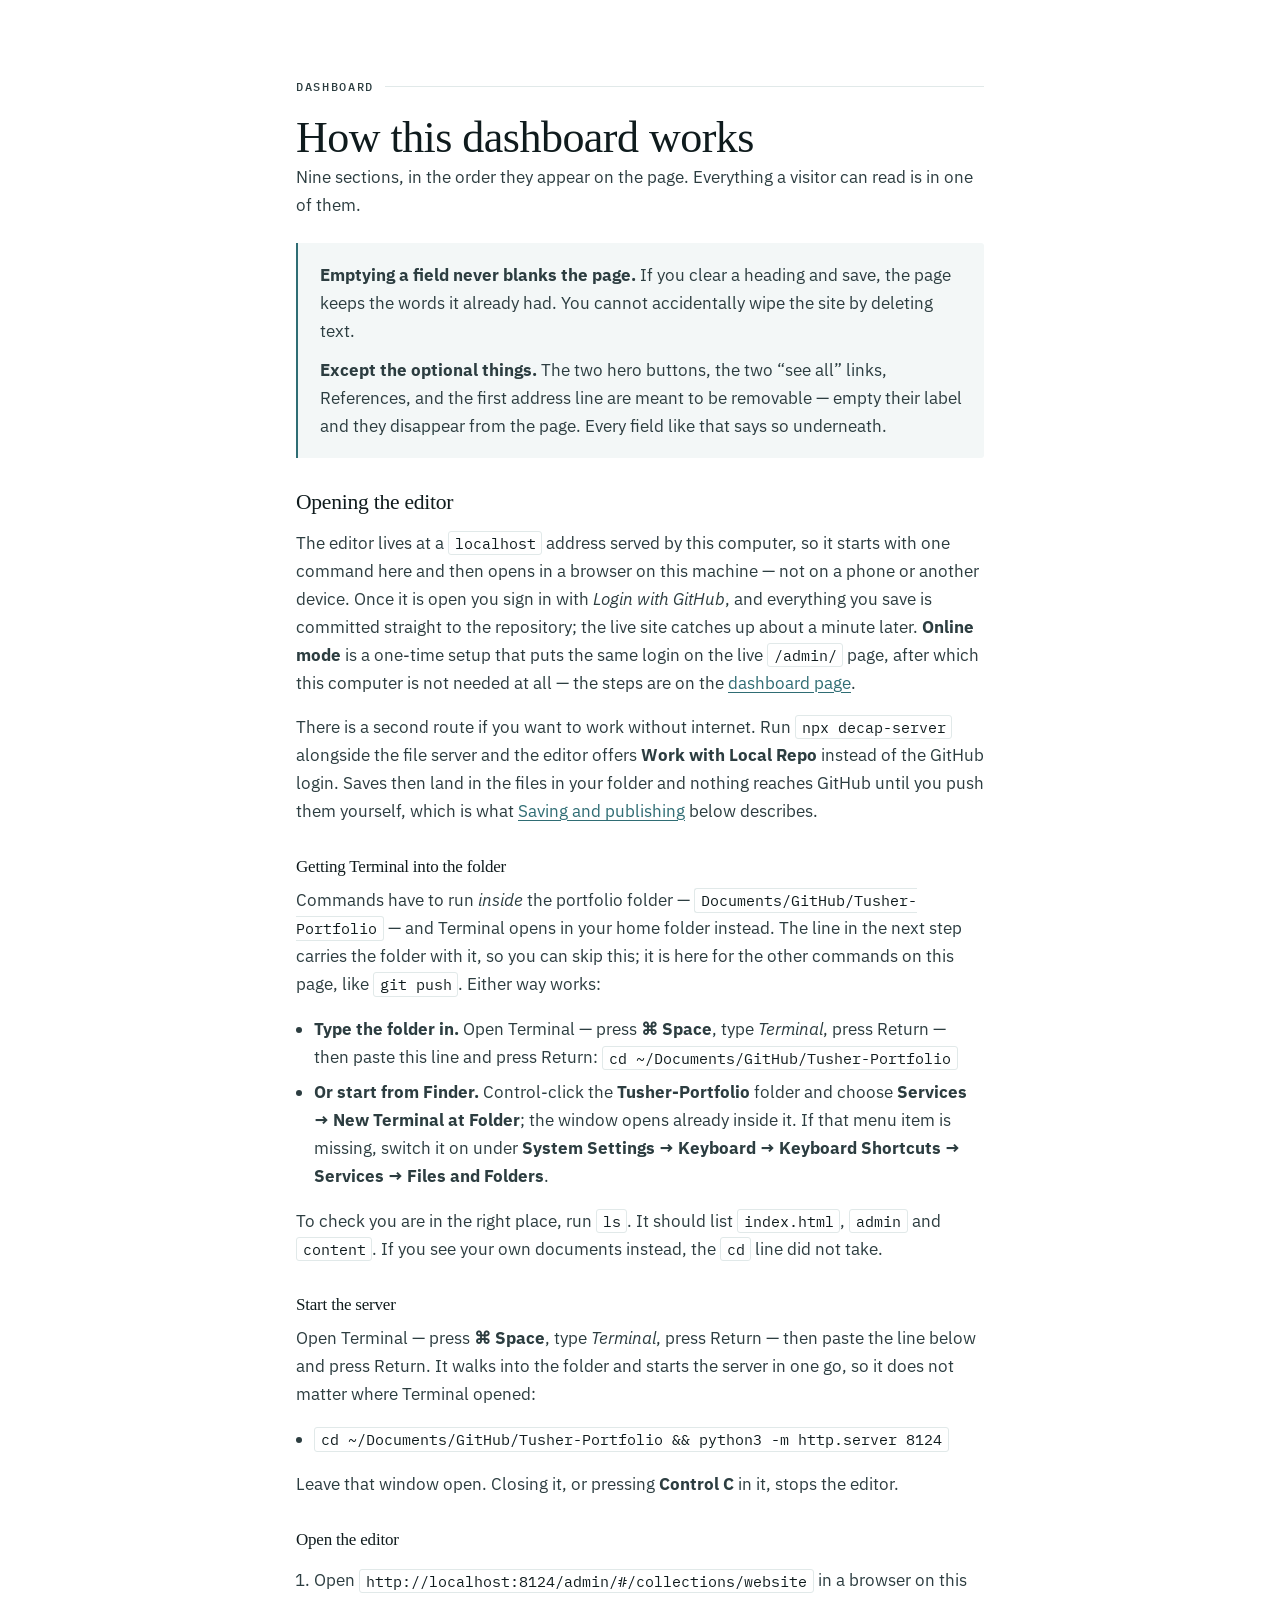
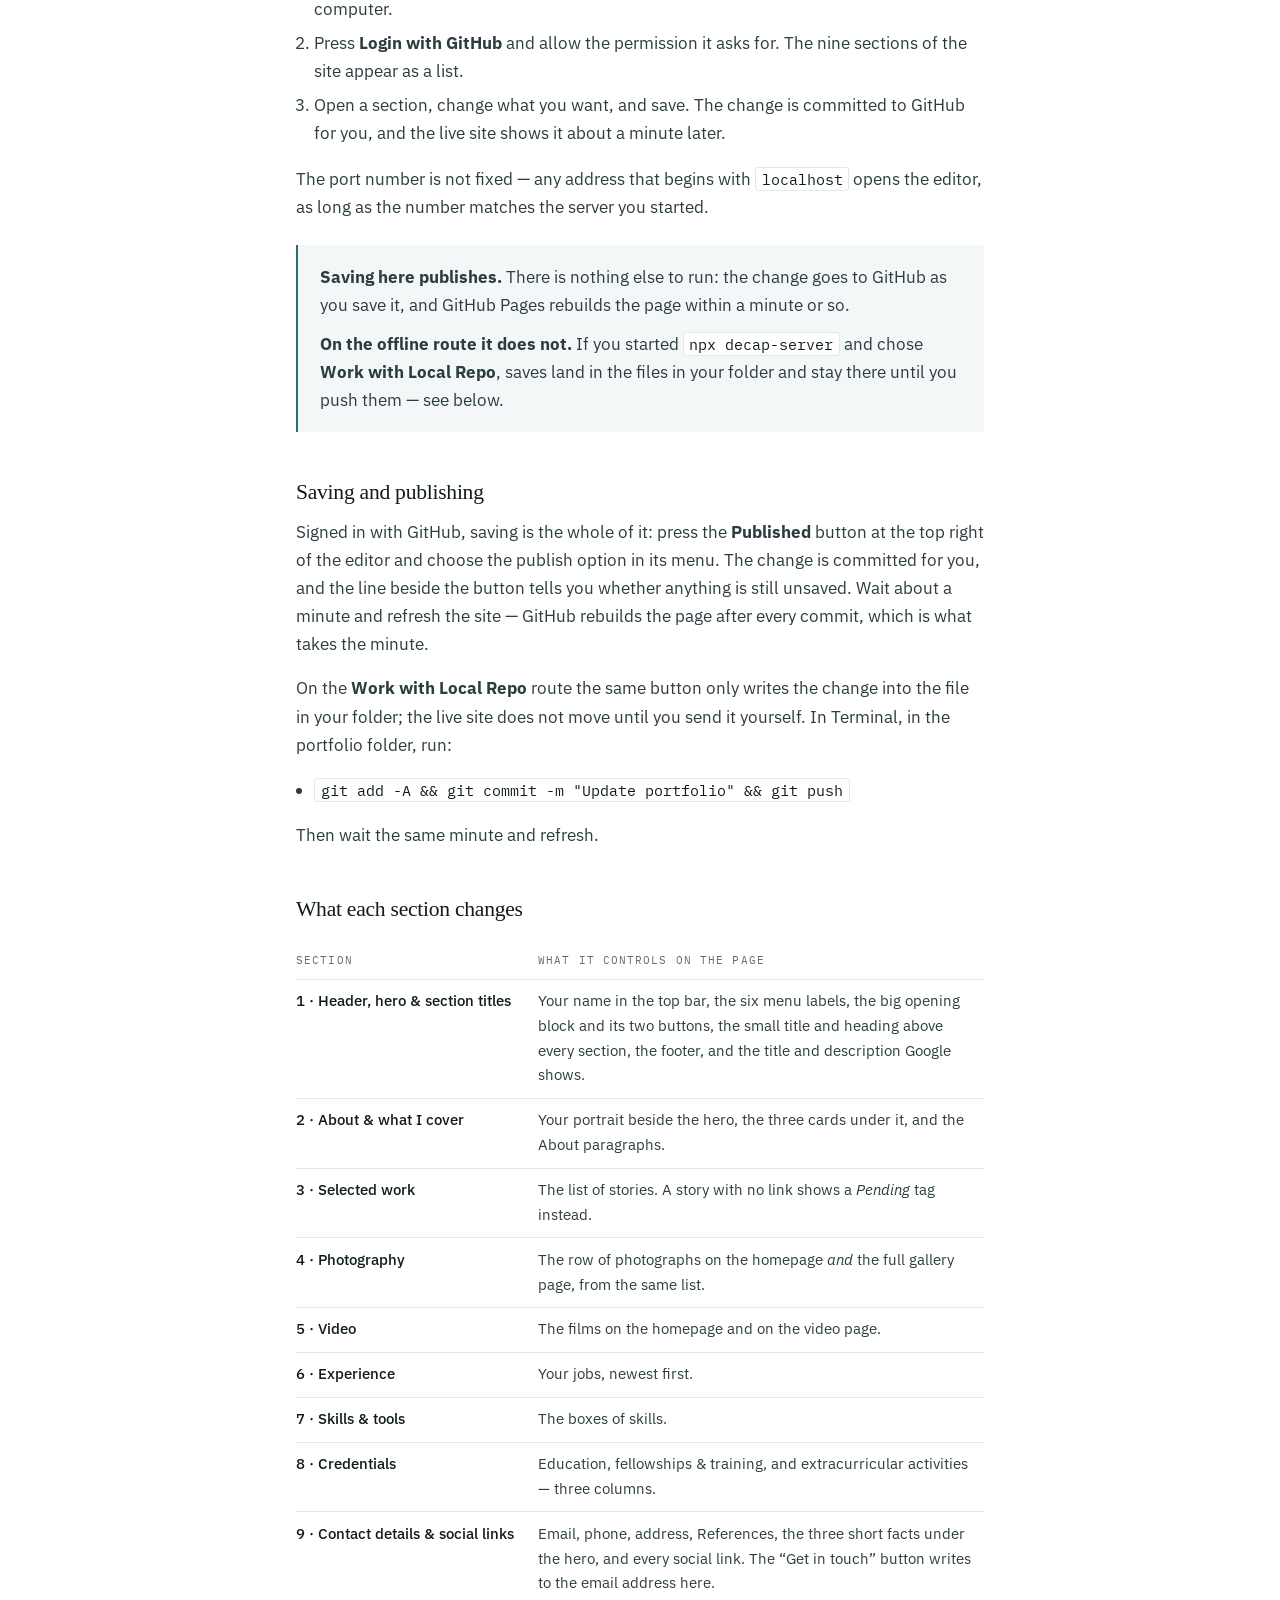
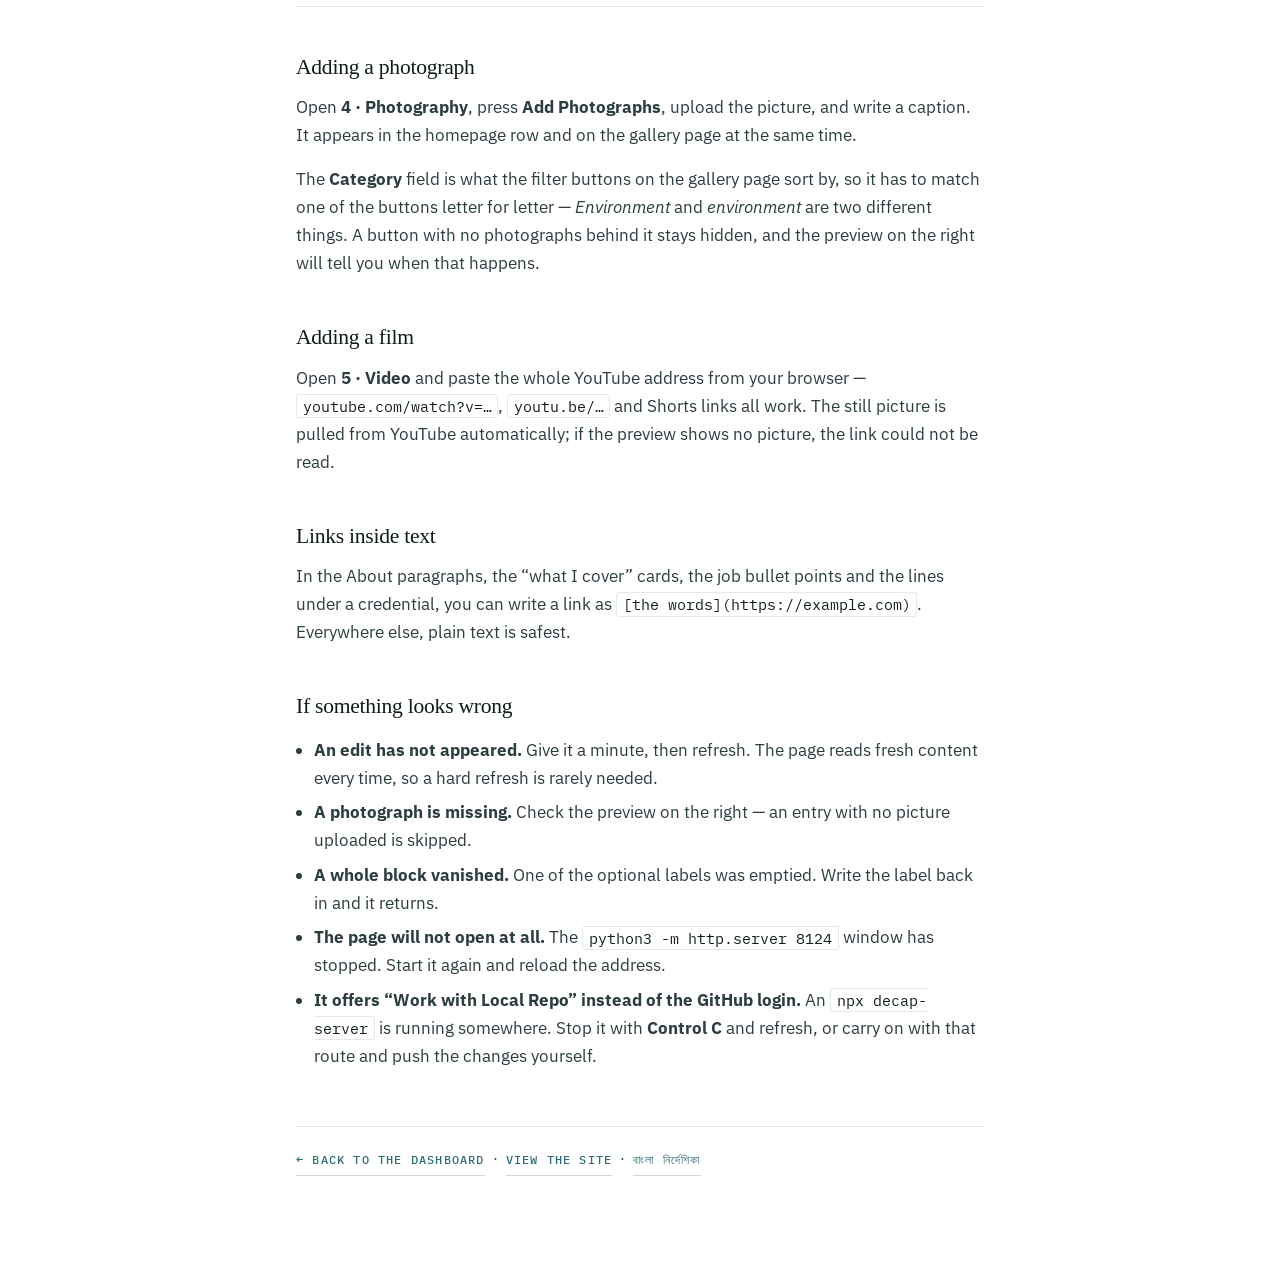
<file: admin/guide.html>
<!DOCTYPE html>
<html lang="en">
<head>
<meta charset="utf-8">
<meta name="viewport" content="width=device-width, initial-scale=1">
<meta name="robots" content="noindex, nofollow">
<title>Dashboard guide · Md. Al Amin Tusher</title>
<link rel="icon" type="image/svg+xml" href="../assets/img/favicon.svg">
<link rel="preconnect" href="https://fonts.googleapis.com">
<link rel="preconnect" href="https://fonts.gstatic.com" crossorigin>
<link rel="stylesheet" href="https://fonts.googleapis.com/css2?family=Schibsted+Grotesk:wght@400;500;600;700&family=IBM+Plex+Sans:wght@400;500&family=IBM+Plex+Mono:wght@400;500&display=swap">
<link rel="stylesheet" href="../assets/css/style.css">
<style>
  /* The site scrolls smoothly, which Chrome sometimes takes as licence to skip
     the jump to a #section when a page is *opened* at one — so a bookmarked or
     shared #signing-in link would land at the top of this page instead. There
     is no smooth scrolling to lose here, so the jump is instant. */
  html { scroll-behavior: auto; }
  .guide { max-width: 46rem; margin: 0 auto; padding: clamp(2.5rem, 6vw, 5rem) 1.5rem 6rem; }
  .guide h2 { font-size: 1.35rem; margin: 3rem 0 0.85rem; }
  .guide h2:first-of-type { margin-top: 2rem; }
  .guide h3 { font-size: 1.0625rem; margin: 2rem 0 0.6rem; }
  .guide p, .guide li { color: var(--ink-2); }
  .guide code {
    font: 0.875em var(--mono); color: var(--ink); background: var(--paper);
    border: 1px solid var(--rule); border-radius: 3px;
    padding: 0.1rem 0.35rem; word-break: break-word;
  }
  .guide ul, .guide ol { padding-left: 1.15rem; }
  .guide li { margin-bottom: 0.4rem; }
  .rule-box {
    background: var(--wash); border-left: 2px solid var(--signal);
    padding: 1.15rem 1.35rem; margin: 1.5rem 0; border-radius: 0 3px 3px 0;
  }
  .rule-box p { margin-bottom: 0.65rem; }
  .rule-box p:last-child { margin-bottom: 0; }
  table.map { width: 100%; border-collapse: collapse; margin: 1.25rem 0; font-size: var(--fs-small); }
  table.map th, table.map td { text-align: left; vertical-align: top; padding: 0.6rem 0.75rem 0.6rem 0; border-bottom: 1px solid var(--rule); }
  table.map th { font-family: var(--mono); font-size: 0.6875rem; letter-spacing: 0.1em; text-transform: uppercase; color: var(--muted); font-weight: 400; }
  table.map td:first-child { white-space: nowrap; font-weight: 500; color: var(--ink); padding-right: 1.5rem; }
  .guide-foot { margin-top: 3.5rem; padding-top: 1.25rem; border-top: 1px solid var(--rule); font-size: var(--fs-small); }
</style>
</head>

<body>
<main class="guide">
  <p class="eyebrow">Dashboard</p>
  <h1 style="font-size: clamp(2rem, 5vw, 2.75rem);">How this dashboard works</h1>
  <p class="lead">
    Nine sections, in the order they appear on the page. Everything a visitor
    can read is in one of them.
  </p>

  <div class="rule-box">
    <p><strong>Emptying a field never blanks the page.</strong> If you clear a
      heading and save, the page keeps the words it already had. You cannot
      accidentally wipe the site by deleting text.</p>
    <p><strong>Except the optional things.</strong> The two hero buttons, the
      two &ldquo;see all&rdquo; links, References, and the first address line
      are meant to be removable — empty their label and they disappear from
      the page. Every field like that says so underneath.</p>
  </div>

  <h2 id="signing-in">Opening the editor</h2>
  <p>The editor lives at a <code>localhost</code> address served by this
    computer, so it starts with one command here and then opens in a browser on
    this machine — not on a phone or another device. Once it is open you sign in
    with <em>Login&nbsp;with&nbsp;GitHub</em>, and everything you save is
    committed straight to the repository; the live site catches up about a minute
    later. <strong>Online mode</strong> is a one-time setup that puts the same
    login on the live <code>/admin/</code> page, after which this computer is not
    needed at all — the steps are on the
    <a href="index.html#online">dashboard page</a>.</p>
  <p>There is a second route if you want to work without internet. Run
    <code>npx decap-server</code> alongside the file server and the editor offers
    <strong>Work with Local Repo</strong> instead of the GitHub login. Saves then
    land in the files in your folder and nothing reaches GitHub until you push
    them yourself, which is what <a href="#publishing">Saving and publishing</a>
    below describes.</p>

  <h3>Getting Terminal into the folder</h3>
  <p>
    Commands have to run <em>inside</em> the portfolio folder —
    <code>Documents/GitHub/Tusher-Portfolio</code> — and Terminal opens in your
    home folder instead. The line in the next step carries the folder with it, so
    you can skip this; it is here for the other commands on this page, like
    <code>git push</code>. Either way works:
  </p>
  <ul>
    <li><strong>Type the folder in.</strong> Open Terminal — press
      <strong>⌘ Space</strong>, type <em>Terminal</em>, press Return — then
      paste this line and press Return:
      <code>cd ~/Documents/GitHub/Tusher-Portfolio</code></li>
    <li><strong>Or start from Finder.</strong> Control-click the
      <strong>Tusher-Portfolio</strong> folder and choose <strong>Services
      &rarr; New Terminal at Folder</strong>; the window opens already inside
      it. If that menu item is missing, switch it on under <strong>System
      Settings &rarr; Keyboard &rarr; Keyboard Shortcuts &rarr; Services &rarr;
      Files and Folders</strong>.</li>
  </ul>
  <p>
    To check you are in the right place, run <code>ls</code>. It should list
    <code>index.html</code>, <code>admin</code> and <code>content</code>. If you
    see your own documents instead, the <code>cd</code> line did not take.
  </p>

  <h3>Start the server</h3>
  <p>
    Open Terminal — press <strong>⌘ Space</strong>, type <em>Terminal</em>, press
    Return — then paste the line below and press Return. It walks into the folder
    and starts the server in one go, so it does not matter where Terminal opened:
  </p>
  <ul>
    <li><code>cd ~/Documents/GitHub/Tusher-Portfolio &amp;&amp; python3 -m http.server 8124</code></li>
  </ul>
  <p>
    Leave that window open. Closing it, or pressing <strong>Control C</strong> in
    it, stops the editor.
  </p>

  <h3>Open the editor</h3>
  <ol>
    <li>Open <code>http://localhost:8124/admin/#/collections/website</code> in a
      browser on this computer.</li>
    <li>Press <strong>Login with GitHub</strong> and allow the permission it asks
      for. The nine sections of the site appear as a list.</li>
    <li>Open a section, change what you want, and save. The change is committed to
      GitHub for you, and the live site shows it about a minute later.</li>
  </ol>
  <p>
    The port number is not fixed — any address that begins with
    <code>localhost</code> opens the editor, as long as the number matches the
    server you started.
  </p>
  <div class="rule-box">
    <p><strong>Saving here publishes.</strong> There is nothing else to run: the
      change goes to GitHub as you save it, and GitHub Pages rebuilds the page
      within a minute or so.</p>
    <p><strong>On the offline route it does not.</strong> If you started
      <code>npx decap-server</code> and chose <strong>Work with Local
      Repo</strong>, saves land in the files in your folder and stay there until
      you push them — see below.</p>
  </div>

  <h2 id="publishing">Saving and publishing</h2>
  <p>
    Signed in with GitHub, saving is the whole of it: press the
    <strong>Published</strong> button at the top right of the editor and choose the
    publish option in its menu. The change is committed for you, and the line
    beside the button tells you whether anything is still unsaved. Wait about a
    minute and refresh the site — GitHub rebuilds the page after every commit,
    which is what takes the minute.
  </p>
  <p>
    On the <strong>Work with Local Repo</strong> route the same button only writes
    the change into the file in your folder; the live site does not move until you
    send it yourself. In Terminal, in the portfolio folder, run:
  </p>
  <ul>
    <li><code>git add -A &amp;&amp; git commit -m "Update portfolio" &amp;&amp; git push</code></li>
  </ul>
  <p>
    Then wait the same minute and refresh.
  </p>

  <h2>What each section changes</h2>
  <table class="map">
    <tr><th>Section</th><th>What it controls on the page</th></tr>
    <tr>
      <td>1 · Header, hero &amp; section titles</td>
      <td>Your name in the top bar, the six menu labels, the big opening block
        and its two buttons, the small title and heading above every section,
        the footer, and the title and description Google shows.</td>
    </tr>
    <tr>
      <td>2 · About &amp; what I cover</td>
      <td>Your portrait beside the hero, the three cards under it, and the
        About paragraphs.</td>
    </tr>
    <tr>
      <td>3 · Selected work</td>
      <td>The list of stories. A story with no link shows a
        <em>Pending</em> tag instead.</td>
    </tr>
    <tr>
      <td>4 · Photography</td>
      <td>The row of photographs on the homepage <em>and</em> the full gallery
        page, from the same list.</td>
    </tr>
    <tr>
      <td>5 · Video</td>
      <td>The films on the homepage and on the video page.</td>
    </tr>
    <tr><td>6 · Experience</td><td>Your jobs, newest first.</td></tr>
    <tr><td>7 · Skills &amp; tools</td><td>The boxes of skills.</td></tr>
    <tr>
      <td>8 · Credentials</td>
      <td>Education, fellowships &amp; training, and extracurricular
        activities — three columns.</td>
    </tr>
    <tr>
      <td>9 · Contact details &amp; social links</td>
      <td>Email, phone, address, References, the three short facts under the
        hero, and every social link. The &ldquo;Get in touch&rdquo; button
        writes to the email address here.</td>
    </tr>
  </table>

  <h2>Adding a photograph</h2>
  <p>
    Open <strong>4 · Photography</strong>, press <strong>Add Photographs</strong>,
    upload the picture, and write a caption. It appears in the homepage row and
    on the gallery page at the same time.
  </p>
  <p>
    The <strong>Category</strong> field is what the filter buttons on the
    gallery page sort by, so it has to match one of the buttons letter for
    letter — <em>Environment</em> and <em>environment</em> are two different
    things. A button with no photographs behind it stays hidden, and the
    preview on the right will tell you when that happens.
  </p>

  <h2>Adding a film</h2>
  <p>
    Open <strong>5 · Video</strong> and paste the whole YouTube address from
    your browser — <code>youtube.com/watch?v=…</code>, <code>youtu.be/…</code>
    and Shorts links all work. The still picture is pulled from YouTube
    automatically; if the preview shows no picture, the link could not be read.
  </p>

  <h2>Links inside text</h2>
  <p>
    In the About paragraphs, the &ldquo;what I cover&rdquo; cards, the job
    bullet points and the lines under a credential, you can write a link as
    <code>[the words](https://example.com)</code>. Everywhere else, plain text
    is safest.
  </p>

  <h2>If something looks wrong</h2>
  <ul>
    <li><strong>An edit has not appeared.</strong> Give it a minute, then
      refresh. The page reads fresh content every time, so a hard refresh is
      rarely needed.</li>
    <li><strong>A photograph is missing.</strong> Check the preview on the
      right — an entry with no picture uploaded is skipped.</li>
    <li><strong>A whole block vanished.</strong> One of the optional labels was
      emptied. Write the label back in and it returns.</li>
    <li><strong>The page will not open at all.</strong> The
      <code>python3 -m http.server 8124</code> window has stopped. Start it again
      and reload the address.</li>
    <li><strong>It offers &ldquo;Work with Local Repo&rdquo; instead of the GitHub
      login.</strong> An <code>npx decap-server</code> is running somewhere. Stop
      it with <strong>Control C</strong> and refresh, or carry on with that route
      and push the changes yourself.</li>
  </ul>

  <p class="guide-foot">
    <a class="textlink" href="./">&larr; Back to the dashboard</a> &nbsp;·&nbsp;
    <a class="textlink" href="../index.html">View the site</a> &nbsp;·&nbsp;
    <a class="textlink" href="https://github.com/tusher984/Tusher-Portfolio/blob/main/README-bn.md"
       target="_blank" rel="noopener">বাংলা নির্দেশিকা</a>
  </p>
</main>
</body>
</html>
</file>
<file: assets/css/style.css>
/* ==========================================================================
   Md. Al Amin Tusher — Portfolio Stylesheet
   --------------------------------------------------------------------------
   White paper, near-black ink with a cool cast, and a single deep-teal signal
   colour used only where something needs to be found. Everything is driven by
   the tokens below, so the dark scheme is the same stylesheet with different
   values.

    1. Tokens            8. Beats            15. Credentials
    2. Reset & base      9. Story index      16. Contact
    3. Layout            10. About           17. Footer
    4. Buttons & links   11. Photography     18. Motion
    5. Header & nav      12. Video           19. Print
    6. Reading aids      13. Experience      20. Utilities
    7. Hero              14. Skills
   ========================================================================== */

/* ========================================================================
   1. Tokens
   ======================================================================== */
:root {
  color-scheme: light dark;

  --paper: #ffffff;          /* page */
  --surface: #ffffff;        /* cards and pills, held by a hairline */
  --wash: #f3f7f7;           /* alternating section band */
  --wash-2: #e9f0f0;         /* image placeholder while loading */
  --ink: #0f1b1d;            /* headlines */
  --ink-2: #2c3d40;          /* body copy */
  --muted: #5e6f73;          /* metadata, captions — 4.7:1 on the wash band */
  --rule: #e1e9e9;           /* hairlines */
  --rule-strong: #ccd8d8;
  --signal: #2f6d74;         /* the one accent */
  --signal-deep: #1d4e54;
  --signal-soft: #e4efef;
  --on-signal: #ffffff;      /* text that sits on a signal fill */
  --signal-on-slab: #7fb3b8; /* the accent, lifted to carry on the dark slab */
  --signal-ink: #1d4e54;     /* the accent on a fill that is white in both schemes */
  --slab: #0f1b1d;           /* the contact band */
  --slab-ink: #ffffff;
  --shadow: 15 27 29;        /* rgb() channels for elevation */

  --display: "Newsreader", Georgia, "Times New Roman", serif;
  --body: "IBM Plex Sans", -apple-system, BlinkMacSystemFont, "Segoe UI", sans-serif;
  --mono: "IBM Plex Mono", ui-monospace, "SFMono-Regular", Menlo, monospace;
  --bengali: "Noto Serif Bengali", "Nirmala UI", "Vrinda", sans-serif;

  --fs-hero: clamp(2.4rem, 6vw, 4.75rem);
  --fs-h2: clamp(1.65rem, 3.2vw, 2.5rem);
  --fs-h3: clamp(1.1rem, 1.7vw, 1.35rem);
  --fs-lead: clamp(1.06rem, 1.5vw, 1.25rem);
  --fs-body: 1.0625rem;
  --fs-small: 0.9375rem;
  --fs-mono: 0.75rem;

  --maxw: 1180px;
  --gut: clamp(1.25rem, 5vw, 4rem);
  --sec-y: clamp(4rem, 8vw, 7rem);
  --header-h: 66px;

  --r: 2px;                  /* one radius, everywhere */
  --r-pill: 999px;
  --dur: 0.24s;
  --ease: cubic-bezier(0.22, 1, 0.36, 1);
}

@media (prefers-color-scheme: dark) {
  :root {
    --paper: #12100f;
    --surface: #1b1918;
    --wash: #191716;
    --wash-2: #262322;
    --ink: #f4f1eb;
    --ink-2: #d3ccc2;
    --muted: #9d9489;
    --rule: #2e2a27;
    --rule-strong: #3d3833;
    --signal: #5f9ba1;
    --signal-deep: #7fb3b8;
    --signal-soft: #172a2c;
    /* The same teal as the light scheme, lifted until it carries on a near-black
       page: 6.0:1 here against 5.9:1 for #2f6d74 on white. White on it is only
       3.1:1, so a signal fill takes the near-black ink instead (6.0:1). */
    --on-signal: #12100f;
    /* The dark slab is barely lighter than the page, so the accent already carries. */
    --signal-on-slab: #5f9ba1;
    --slab: #1b1918;
    --slab-ink: #f4f1eb;
    --shadow: 0 0 0;
  }
}

/* ========================================================================
   2. Reset & base
   ======================================================================== */
*, *::before, *::after { box-sizing: border-box; }

html {
  -webkit-text-size-adjust: 100%;
  scroll-behavior: smooth;
  /* Anchor links have to clear the sticky header. */
  scroll-padding-top: calc(var(--header-h) + 1.5rem);
}

body {
  margin: 0;
  background: var(--paper);
  color: var(--ink-2);
  font-family: var(--body);
  font-size: var(--fs-body);
  line-height: 1.65;
  -webkit-font-smoothing: antialiased;
  -moz-osx-font-smoothing: grayscale;
}

img { max-width: 100%; display: block; height: auto; }

a { color: var(--signal); text-decoration-thickness: 1px; text-underline-offset: 3px; }
a:hover { color: var(--signal-deep); }

h1, h2, h3, h4 {
  font-family: var(--display);
  font-weight: 500;
  line-height: 1.14;
  letter-spacing: -0.012em;
  color: var(--ink);
  margin: 0;
  text-wrap: balance;
}

p { margin: 0 0 1rem; }
p:last-child { margin-bottom: 0; }

/* Bengali needs its own face and a little more room per line. */
[lang="bn"] { font-family: var(--bengali); line-height: 1.75; }
h1[lang="bn"], h2[lang="bn"], h3[lang="bn"] { letter-spacing: 0; line-height: 1.45; }

:focus-visible { outline: 2px solid var(--signal); outline-offset: 3px; border-radius: var(--r); }
::selection { background: var(--signal); color: var(--on-signal); }

.skip {
  position: absolute; left: -9999px; top: 0; z-index: 400;
  background: var(--ink); color: var(--paper);
  padding: 0.75rem 1.25rem; text-decoration: none;
}
.skip:focus { left: 0.5rem; top: 0.5rem; }

.sr-only {
  position: absolute; width: 1px; height: 1px; padding: 0; margin: -1px;
  overflow: hidden; clip: rect(0, 0, 0, 0); white-space: nowrap; border: 0;
}

/* ========================================================================
   3. Layout
   ======================================================================== */
.wrap { width: 100%; max-width: var(--maxw); margin-inline: auto; padding-inline: var(--gut); }
.section { padding-block: var(--sec-y); scroll-margin-top: var(--header-h); }
.section--wash { background: var(--wash); }
.section--tight { padding-block: clamp(2.75rem, 5.5vw, 4.5rem); }
/* Follows a .page-hero, which has already paid for the space above it. */
.section--flush { padding-top: 0; }

/* The eyebrow is the spine of the whole page: a mono label, a section number
   and a rule that runs out to the margin. The number comes from a CSS counter
   so it survives the dashboard rewriting the label text. */
main { counter-reset: sec; }
main > .section { counter-increment: sec; }

.eyebrow {
  display: flex; align-items: center; gap: 0.7rem;
  font-family: var(--mono); font-size: var(--fs-mono); font-weight: 500;
  letter-spacing: 0.14em; text-transform: uppercase;
  color: var(--signal); margin: 0 0 1rem;
}
.eyebrow::after { content: ""; flex: 1; height: 1px; background: var(--rule); }
/* Only a section's own eyebrow is numbered, so these are the three places one
   can sit — never a descendant. A loose selector here put 08 in front of every
   sub-heading inside Credentials as well as on the section itself. */
main > .section > .wrap > .section-head > .eyebrow::before,
main > .section > .wrap > .split > div > .eyebrow::before,
main > .section > .wrap > .eyebrow::before {
  content: counter(sec, decimal-leading-zero);
  color: var(--muted); letter-spacing: 0.1em;
  padding-right: 0.7rem; border-right: 1px solid var(--rule);
}

.section-head { margin-bottom: clamp(2rem, 3.6vw, 3.25rem); }
.section-head h2 { font-size: var(--fs-h2); }
.section-head .lead {
  font-size: var(--fs-lead); color: var(--ink-2);
  max-width: 62ch; margin-top: 0.9rem; line-height: 1.6;
}
.section-head .section-link { margin-top: 1.5rem; }

.split { display: grid; grid-template-columns: 0.8fr 1.2fr; gap: clamp(1.75rem, 5vw, 4.5rem); align-items: start; }
@media (max-width: 800px) { .split { grid-template-columns: 1fr; } }

/* ========================================================================
   4. Buttons & links
   ======================================================================== */
.btn {
  display: inline-flex; align-items: center; gap: 0.55rem;
  font-family: var(--body); font-size: var(--fs-small); font-weight: 500;
  padding: 0.8rem 1.4rem; border: 1px solid transparent; border-radius: var(--r);
  text-decoration: none; cursor: pointer;
  transition: background var(--dur) var(--ease), border-color var(--dur) var(--ease),
              color var(--dur) var(--ease);
}
.btn--solid { background: var(--signal); border-color: var(--signal); color: var(--on-signal); }
.btn--solid:hover { background: var(--signal-deep); border-color: var(--signal-deep); color: var(--on-signal); }

.btn--outline { background: transparent; color: var(--ink); border-color: var(--rule-strong); }
.btn--outline:hover { background: var(--signal-soft); border-color: var(--signal); color: var(--signal-deep); }

.btn--ghost { background: transparent; color: var(--ink-2); border-color: transparent; padding-inline: 0.4rem; }
.btn--ghost:hover { color: var(--signal-deep); border-color: var(--rule); }

.btn--light { background: var(--slab-ink); color: var(--slab); border-color: var(--slab-ink); }
.btn--light:hover { background: transparent; color: var(--slab-ink); border-color: var(--slab-ink); }

.btn--outline-light { background: transparent; color: var(--slab-ink); border-color: rgb(255 255 255 / 0.35); }
.btn--outline-light:hover { background: rgb(255 255 255 / 0.1); color: var(--slab-ink); border-color: var(--slab-ink); }

.btn .arrow { transition: transform var(--dur) var(--ease); }
.btn:hover .arrow { transform: translateX(3px); }

/* A mono label with a rule under it — used wherever a section points somewhere. */
.textlink {
  display: inline-flex; align-items: center; gap: 0.5rem;
  font-family: var(--mono); font-size: var(--fs-mono); font-weight: 500;
  letter-spacing: 0.1em; text-transform: uppercase; text-decoration: none;
  color: var(--signal); padding-bottom: 0.35rem;
  border-bottom: 1px solid var(--rule-strong);
  transition: border-color var(--dur) var(--ease), color var(--dur) var(--ease);
}
.textlink:hover { border-color: var(--signal); color: var(--signal-deep); }
.textlink .arrow { transition: transform var(--dur) var(--ease); }
.textlink:hover .arrow { transform: translateX(3px); }

/* ========================================================================
   5. Header & navigation
   ======================================================================== */
.site-header {
  position: sticky; top: 0; z-index: 100;
  background: color-mix(in srgb, var(--paper) 88%, transparent);
  backdrop-filter: saturate(150%) blur(10px);
  border-bottom: 1px solid transparent;
  transition: border-color var(--dur) var(--ease);
}
.site-header.is-stuck { border-bottom-color: var(--rule); }
.site-header .wrap {
  display: flex; align-items: center; justify-content: space-between;
  gap: 1rem; min-height: var(--header-h);
}

/* Baseline alignment keeps the dot sitting on the type; the padding is there to
   make the wordmark a real target on a phone, and the negative margin keeps the
   header height exactly as it was. */
.brand {
  display: flex; align-items: baseline; gap: 0.5rem;
  padding-block: 0.5rem; margin-block: -0.5rem;
  font-family: var(--display); font-weight: 600; font-size: 1.0625rem;
  letter-spacing: -0.01em; color: var(--ink); text-decoration: none;
}
.brand .brand-dot { width: 7px; height: 7px; border-radius: 50%; background: var(--signal); flex: none; }

.nav { display: flex; align-items: center; gap: clamp(0.9rem, 2vw, 1.9rem); }
.nav a {
  position: relative; padding-block: 0.35rem;
  font-size: var(--fs-small); color: var(--ink-2); text-decoration: none;
  transition: color var(--dur) var(--ease);
}
.nav a::after {
  content: ""; position: absolute; left: 0; bottom: 0; width: 0; height: 1.5px;
  background: var(--signal); transition: width var(--dur) var(--ease);
}
.nav a:hover, .nav a[aria-current="page"], .nav a.is-here { color: var(--signal); }
.nav a:hover::after, .nav a[aria-current="page"]::after, .nav a.is-here::after { width: 100%; }

/* Only ever seen on a phone, so it is sized for a thumb: 44×44 is the floor
   WCAG 2.5.8 asks for, and the icon is centred inside whatever that becomes. */
.nav-toggle {
  display: none; align-items: center; justify-content: center;
  min-width: 44px; min-height: 44px;
  background: none; color: var(--ink); cursor: pointer;
  border: 1px solid var(--rule-strong); border-radius: var(--r); padding: 0.4rem;
}
.nav-toggle:hover { border-color: var(--signal); color: var(--signal); }

@media (max-width: 940px) {
  .nav-toggle { display: inline-flex; }
  .nav {
    position: fixed; inset: var(--header-h) 0 auto 0;
    display: none; flex-direction: column; align-items: stretch; gap: 0;
    padding: 0.25rem var(--gut) 1.25rem;
    background: var(--paper); border-bottom: 1px solid var(--rule);
    box-shadow: 0 16px 30px rgb(var(--shadow) / 0.1);
    max-height: calc(100dvh - var(--header-h)); overflow-y: auto;
  }
  .nav.is-open { display: flex; }
  .nav a { padding-block: 0.85rem; border-bottom: 1px solid var(--rule); }
  .nav a:last-child { border-bottom: 0; }
  .nav a::after { display: none; }
  body.nav-locked { overflow: hidden; }
}

/* ========================================================================
   6. Reading aids — progress rule and back to top
   ======================================================================== */
.progress {
  position: fixed; top: 0; left: 0; z-index: 150;
  height: 2px; width: 100%; transform: scaleX(0); transform-origin: 0 50%;
  background: var(--signal); pointer-events: none;
}

.to-top {
  position: fixed; right: clamp(1rem, 3vw, 2rem); bottom: clamp(1rem, 3vw, 2rem);
  z-index: 90; display: grid; place-items: center;
  width: 44px; height: 44px; cursor: pointer;
  background: var(--surface); color: var(--ink-2);
  border: 1px solid var(--rule-strong); border-radius: 50%;
  box-shadow: 0 6px 20px rgb(var(--shadow) / 0.12);
  opacity: 0; visibility: hidden; transform: translateY(8px);
  transition: opacity var(--dur) var(--ease), transform var(--dur) var(--ease),
              visibility var(--dur) var(--ease), color var(--dur) var(--ease),
              border-color var(--dur) var(--ease);
}
.to-top.is-on { opacity: 1; visibility: visible; transform: none; }
.to-top:hover { color: var(--signal); border-color: var(--signal); }

/* ========================================================================
   7. Hero
   ======================================================================== */
.hero { padding-block: clamp(2.75rem, 6vw, 5.5rem) clamp(3rem, 6vw, 5rem); }
.hero-grid {
  display: grid; grid-template-columns: 1.35fr 1fr;
  gap: clamp(2rem, 5vw, 4.5rem); align-items: center;
}
.hero h1 { font-size: var(--fs-hero); font-weight: 500; letter-spacing: -0.025em; margin: 0.4rem 0 1.2rem; }
.hero h1 .h1-sub {
  display: block; margin-top: 0.85rem;
  font-family: var(--body); font-size: clamp(1rem, 1.9vw, 1.4rem);
  font-weight: 400; font-style: normal; letter-spacing: 0.005em;
  line-height: 1.4; color: var(--signal);
}
.hero .lead { font-size: var(--fs-lead); line-height: 1.62; color: var(--ink-2); max-width: 48ch; margin-bottom: 2rem; }
.hero-actions { display: flex; flex-wrap: wrap; gap: 0.75rem; margin-bottom: 2.25rem; }
.hero-divider { height: 1px; background: var(--rule); margin-bottom: 1.35rem; }

.facts {
  display: flex; flex-wrap: wrap; gap: 0.7rem 1.5rem;
  list-style: none; margin: 0; padding: 0;
  font-family: var(--mono); font-size: var(--fs-mono); letter-spacing: 0.08em;
  text-transform: uppercase; color: var(--muted);
}
.facts li { display: flex; align-items: center; gap: 0.55rem; }
.facts li::before { content: ""; width: 4px; height: 4px; background: var(--signal); border-radius: 50%; flex: none; }

/* A hairline frame offset behind the portrait — the only decorative flourish. */
.portrait { position: relative; }
.portrait img { position: relative; z-index: 2; width: 100%; border-radius: var(--r); }
.portrait::before {
  content: ""; position: absolute; inset: 14px -14px -14px 14px; z-index: 1;
  border: 1px solid var(--signal); border-radius: var(--r);
}
@media (max-width: 880px) {
  .hero-grid { grid-template-columns: 1fr; }
  .portrait { order: -1; max-width: 290px; }
  .portrait::before { inset: 10px -10px -10px 10px; }
}

/* ========================================================================
   8. Beats
   ======================================================================== */
.beats { display: grid; grid-template-columns: repeat(auto-fit, minmax(250px, 1fr)); gap: clamp(1.5rem, 3vw, 2.5rem); }
.beat { padding-top: 1.35rem; border-top: 2px solid var(--signal); }
.beat h3 { font-size: var(--fs-h3); margin-bottom: 0.5rem; }
.beat p { color: var(--muted); font-size: var(--fs-small); margin: 0; }

/* ========================================================================
   9. Story index
   ======================================================================== */
/* The lead story gets a card of its own; the rest are index rows. */
.lede {
  display: block; position: relative; text-decoration: none; color: inherit;
  padding: clamp(1.5rem, 3vw, 2.25rem);
  background: var(--surface); border: 1px solid var(--rule);
  border-radius: var(--r); margin-bottom: clamp(1.75rem, 3vw, 2.5rem);
  transition: border-color var(--dur) var(--ease), box-shadow var(--dur) var(--ease);
}
.lede::before {
  content: ""; position: absolute; inset: -1px auto -1px -1px; width: 3px;
  background: var(--signal); border-radius: var(--r) 0 0 var(--r);
}
.lede:hover, .lede:focus-visible { border-color: var(--rule-strong); box-shadow: 0 10px 34px rgb(var(--shadow) / 0.07); }
.lede-slug {
  display: flex; flex-wrap: wrap; align-items: center; gap: 0.5rem 0.9rem;
  font-family: var(--mono); font-size: var(--fs-mono); letter-spacing: 0.1em;
  text-transform: uppercase; color: var(--muted); margin-bottom: 0.9rem;
}
.lede-slug .slug-outlet { color: var(--signal); font-weight: 500; }
.lede h3 { font-size: clamp(1.4rem, 2.6vw, 2rem); margin-bottom: 0.7rem; }
.lede:hover h3 { color: var(--signal-deep); }
.lede p { color: var(--ink-2); font-size: var(--fs-body); max-width: 68ch; margin: 0 0 1.1rem; }
.lede .lede-go {
  display: inline-flex; align-items: center; gap: 0.5rem;
  font-family: var(--mono); font-size: var(--fs-mono); font-weight: 500;
  letter-spacing: 0.1em; text-transform: uppercase; color: var(--signal);
}
.lede:hover .lede-go .arrow { transform: translateX(3px); }
.lede .lede-go .arrow { transition: transform var(--dur) var(--ease); }

.index-list { border-top: 1px solid var(--rule); }
.index-row {
  position: relative; display: grid; grid-template-columns: 200px 1fr auto;
  gap: clamp(1rem, 3vw, 2.5rem); align-items: start;
  padding: clamp(1.4rem, 2.4vw, 2rem) 0; padding-inline: 0;
  border-bottom: 1px solid var(--rule);
  text-decoration: none; color: inherit;
  transition: background var(--dur) var(--ease);
}
/* A signal bar wipes in from the left. Nothing moves, so nothing reflows.
   The row carries no inline padding — its text starts at the very left edge —
   so the bar hangs in the gutter beside it. At left: 0 it would be painted over
   the first letters of NETRA NEWS and the date. 0.75rem keeps it clear of the
   viewport edge too: the gutter is never narrower than 1.25rem. */
.index-row::before {
  content: ""; position: absolute; left: -0.75rem; top: 0; bottom: 0; width: 2px;
  background: var(--signal); transform: scaleY(0); transform-origin: top;
  transition: transform 0.3s var(--ease);
}
a.index-row:hover, a.index-row:focus-visible { background: var(--wash); }
a.index-row:hover::before, a.index-row:focus-visible::before { transform: scaleY(1); }

.index-slug {
  font-family: var(--mono); font-size: var(--fs-mono); letter-spacing: 0.08em;
  text-transform: uppercase; color: var(--muted); line-height: 1.9; padding-top: 0.3rem;
}
.index-slug .slug-outlet { display: block; color: var(--signal); font-weight: 500; }
.index-slug .slug-date { display: block; }
.index-slug .slug-format {
  display: inline-block; margin-top: 0.35rem; padding: 0.12rem 0.45rem;
  background: var(--surface); border: 1px solid var(--rule); border-radius: var(--r);
  color: var(--ink-2); letter-spacing: 0.1em; line-height: 1.6;
}
.index-body h3 { font-size: var(--fs-h3); margin-bottom: 0.5rem; transition: color var(--dur) var(--ease); }
a.index-row:hover .index-body h3 { color: var(--signal-deep); }
.index-body p { color: var(--muted); font-size: var(--fs-small); line-height: 1.6; max-width: 64ch; margin: 0; }

.index-go {
  align-self: center; color: var(--signal); opacity: 0; transform: translateX(-6px);
  transition: opacity var(--dur) var(--ease), transform var(--dur) var(--ease);
}
a.index-row:hover .index-go, a.index-row:focus-visible .index-go { opacity: 1; transform: none; }
.index-row--nolink { cursor: default; }
.index-pending {
  align-self: center; white-space: nowrap;
  font-family: var(--mono); font-size: 0.6875rem; letter-spacing: 0.08em; text-transform: uppercase;
  color: var(--muted); border: 1px dashed var(--rule-strong); border-radius: var(--r); padding: 0.25rem 0.5rem;
}
@media (max-width: 720px) {
  .index-row { grid-template-columns: 1fr; gap: 0.75rem; }
  .index-slug { padding-top: 0; line-height: 1.7; }
  .index-slug .slug-outlet, .index-slug .slug-date { display: inline; }
  .index-slug .slug-date::before { content: " · "; }
  .index-go { display: none; }
}

/* ========================================================================
   10. About
   ======================================================================== */
.split h2 { font-size: var(--fs-h2); }
.split .prose { font-size: var(--fs-lead); line-height: 1.68; color: var(--ink-2); }
.split .prose p { margin-bottom: 1.1rem; }

/* ========================================================================
   11. Photography
   ======================================================================== */
/* Two different jobs, two different layouts. The gallery page uses CSS columns,
   so every photograph there keeps the shape it was taken in. The homepage strip
   is a contact sheet: one row of five equal squares, which only reads as a row
   if every tile is the same size, so those are cropped to fit. */
.photo-strip {
  display: grid;
  grid-template-columns: repeat(5, minmax(0, 1fr));
  gap: clamp(0.4rem, 0.9vw, 0.8rem);
}
.masonry { columns: 3 260px; column-gap: clamp(0.85rem, 1.6vw, 1.25rem); }

.frame {
  position: relative; display: block; width: 100%; padding: 0; border: 0;
  margin: 0 0 clamp(0.85rem, 1.6vw, 1.25rem);
  background: var(--wash-2); border-radius: var(--r);
  overflow: hidden; break-inside: avoid; text-align: left;
  transition: box-shadow 0.3s var(--ease);
}
/* On the gallery page a frame opens the lightbox; on the homepage it is a link
   through to the gallery, so only the first gets the magnifier cursor. */
button.frame { cursor: zoom-in; }
a.frame { color: inherit; text-decoration: none; }
.frame:hover { box-shadow: 0 12px 30px rgb(var(--shadow) / 0.16); }
.frame img { width: 100%; height: auto; display: block; transition: transform 0.6s var(--ease); }
.frame:hover img { transform: scale(1.025); }

/* The square crop lives here rather than on .frame so the gallery page, which
   shares the same frame, is untouched. The bottom margin belongs to the column
   flow and would become a gap on top of the grid's own. */
.photo-strip .frame { margin: 0; aspect-ratio: 1; }
.photo-strip .frame img { height: 100%; object-fit: cover; }

.frame-cap {
  position: absolute; inset: auto 0 0 0; display: block; text-align: left;
  padding: 2.75rem 0.9rem 0.85rem; color: #ffffff;
  background: linear-gradient(transparent, rgb(10 8 7 / 0.85));
  opacity: 0; transform: translateY(6px);
  transition: opacity var(--dur) var(--ease), transform var(--dur) var(--ease);
}
.frame:hover .frame-cap, .frame:focus-visible .frame-cap { opacity: 1; transform: none; }
.frame-cap .cap-title { display: block; font-size: var(--fs-small); line-height: 1.4; }
.frame-cap .cap-meta {
  display: block; margin-top: 0.25rem;
  font-family: var(--mono); font-size: var(--fs-mono); letter-spacing: 0.08em;
  text-transform: uppercase; color: rgb(255 255 255 / 0.75);
}
/* Below this, five across would be smaller than a thumbnail. Three is about the
   size a phone's own gallery uses; the fifth photograph starts a second row. */
@media (max-width: 640px) {
  .photo-strip { grid-template-columns: repeat(3, minmax(0, 1fr)); }
  .masonry { columns: 2 130px; }
}

.filter-bar {
  display: flex; flex-wrap: wrap; align-items: baseline; gap: 0.75rem 1.5rem;
  margin-bottom: clamp(1.5rem, 3vw, 2.25rem);
}
.filters { display: flex; flex-wrap: wrap; gap: 0.5rem; }
.gallery-count {
  margin: 0 0 0 auto;
  font-family: var(--mono); font-size: var(--fs-mono); letter-spacing: 0.1em;
  text-transform: uppercase; color: var(--muted);
}
/* The whole point of this page is tapping, so the pills get the 44px floor. */
.filter {
  display: inline-flex; align-items: center; justify-content: center; min-height: 44px;
  font-family: var(--mono); font-size: var(--fs-mono); letter-spacing: 0.1em; text-transform: uppercase;
  padding: 0.5rem 1rem; background: var(--surface); color: var(--ink-2);
  border: 1px solid var(--rule); border-radius: var(--r-pill); cursor: pointer;
  transition: color var(--dur) var(--ease), background var(--dur) var(--ease), border-color var(--dur) var(--ease);
}
.filter:hover { border-color: var(--signal); color: var(--signal-deep); }
.filter.is-on { background: var(--signal); border-color: var(--signal); color: var(--on-signal); }

/* Full-screen photo viewer */
.lightbox {
  position: fixed; inset: 0; z-index: 300; display: none; place-items: center;
  padding: clamp(1rem, 4vw, 3rem);
  background: rgb(8 7 6 / 0.95); backdrop-filter: blur(6px);
}
.lightbox.is-open { display: grid; }
.lightbox figure { margin: 0; max-width: min(100%, 1100px); max-height: 100%; display: flex; flex-direction: column; gap: 0.9rem; }
.lightbox .lb-img { max-width: 100%; max-height: 76vh; margin-inline: auto; object-fit: contain; border-radius: var(--r); }
.lightbox figcaption { text-align: center; color: rgb(255 255 255 / 0.92); font-size: var(--fs-small); }
.lightbox .lb-title { display: block; }
.lightbox .lb-meta {
  display: block; margin-top: 0.3rem;
  font-family: var(--mono); font-size: var(--fs-mono); letter-spacing: 0.1em;
  text-transform: uppercase; color: rgb(255 255 255 / 0.6);
}
.lb-btn {
  position: absolute; display: grid; place-items: center; width: 44px; height: 44px; cursor: pointer;
  background: rgb(255 255 255 / 0.1); color: #ffffff;
  border: 1px solid rgb(255 255 255 / 0.28); border-radius: 50%;
  transition: background var(--dur) var(--ease), border-color var(--dur) var(--ease);
}
.lb-btn:hover { background: rgb(255 255 255 / 0.22); border-color: #ffffff; }
.lb-btn:focus-visible { outline-color: #ffffff; }
.lb-close { top: clamp(1rem, 3vw, 2rem); right: clamp(1rem, 3vw, 2rem); }
.lb-prev { left: clamp(0.5rem, 3vw, 2rem); top: 50%; transform: translateY(-50%); }
.lb-next { right: clamp(0.5rem, 3vw, 2rem); top: 50%; transform: translateY(-50%); }
.lb-count {
  position: absolute; bottom: clamp(1rem, 3vw, 2rem); left: 50%; transform: translateX(-50%);
  font-family: var(--mono); font-size: var(--fs-mono); letter-spacing: 0.12em; color: rgb(255 255 255 / 0.65);
}

/* ========================================================================
   12. Video
   ======================================================================== */
.video-grid { display: grid; grid-template-columns: repeat(auto-fit, minmax(290px, 1fr)); gap: clamp(1.5rem, 3vw, 2.5rem); }
/* The whole card is one link, so a screen reader announces the title rather
   than an image on its own. */
.video-card { display: flex; flex-direction: column; }
a.video-card { text-decoration: none; color: inherit; }
.video-thumb {
  position: relative; display: block; width: 100%; aspect-ratio: 16 / 9;
  background: var(--wash-2); border-radius: var(--r); overflow: hidden;
}
.video-thumb img { width: 100%; height: 100%; object-fit: cover; transition: transform 0.5s var(--ease), filter var(--dur) var(--ease); }
a.video-card:hover .video-thumb img,
a.video-card:focus-visible .video-thumb img { transform: scale(1.03); filter: brightness(0.82); }
.play { position: absolute; inset: 0; display: grid; place-items: center; pointer-events: none; }
.play span {
  display: grid; place-items: center; width: 54px; height: 54px; border-radius: 50%;
  /* The disc is white in both schemes, so the arrow holds the dark teal in both.
     The lifted dark-scheme accent would read at 2.3:1 on it. */
  background: rgb(255 255 255 / 0.93); color: var(--signal-ink);
  box-shadow: 0 6px 22px rgb(8 7 6 / 0.3);
  transition: transform var(--dur) var(--ease), background var(--dur) var(--ease);
}
a.video-card:hover .play span,
a.video-card:focus-visible .play span { transform: scale(1.08); background: #ffffff; }
.video-card h3 { font-size: var(--fs-h3); margin: 1rem 0 0.4rem; transition: color var(--dur) var(--ease); }
a.video-card:hover h3, a.video-card:focus-visible h3 { color: var(--signal-deep); }
.video-card .v-meta {
  font-family: var(--mono); font-size: var(--fs-mono); letter-spacing: 0.08em;
  text-transform: uppercase; color: var(--muted); margin-bottom: 0.6rem;
}
.video-card .v-meta .v-outlet { color: var(--signal); }
.video-card .v-desc { color: var(--muted); font-size: var(--fs-small); margin: 0; }

/* The homepage row of five, to match the photography strip above it. The
   thumbnail is already 16:9 whatever YouTube returns; what makes five cards
   read as one row is the title and teaser being cut to a fixed number of
   lines, so every card is the same height. The video page keeps the wide cards
   and the description in full. */
#video-strip { grid-template-columns: repeat(5, minmax(0, 1fr)); gap: clamp(0.9rem, 1.6vw, 1.5rem); }
#video-strip .video-card h3 { font-size: 1rem; line-height: 1.35; margin-top: 0.8rem; }
#video-strip .v-meta { margin-bottom: 0.45rem; }
#video-strip .video-card h3, #video-strip .v-desc {
  display: -webkit-box; -webkit-box-orient: vertical; overflow: hidden;
}
#video-strip .video-card h3 { -webkit-line-clamp: 2; line-clamp: 2; }
#video-strip .v-desc { -webkit-line-clamp: 3; line-clamp: 3; }
#video-strip .play span { width: 40px; height: 40px; }
@media (max-width: 1000px) { #video-strip { grid-template-columns: repeat(3, minmax(0, 1fr)); } }
@media (max-width: 720px)  { #video-strip { grid-template-columns: repeat(2, minmax(0, 1fr)); } }
@media (max-width: 460px)  {
  /* One card per row again, so nothing needs cutting. */
  #video-strip { grid-template-columns: 1fr; gap: 1.75rem; }
  #video-strip .video-card h3 { font-size: var(--fs-h3); }
  #video-strip .video-card h3, #video-strip .v-desc { display: block; overflow: visible; }
}

/* ========================================================================
   13. Experience
   ======================================================================== */
.timeline { border-left: 1px solid var(--rule); padding-left: clamp(1.25rem, 3vw, 2.25rem); }
.job { position: relative; padding-bottom: clamp(1.85rem, 3.2vw, 2.6rem); }
.job:last-child { padding-bottom: 0; }
.job::before {
  content: ""; position: absolute; top: 0.5rem;
  left: calc(-1 * clamp(1.25rem, 3vw, 2.25rem) - 4.5px);
  width: 8px; height: 8px; border-radius: 50%;
  background: var(--paper); border: 2px solid var(--rule-strong);
}
.job--current::before { background: var(--signal); border-color: var(--signal); box-shadow: 0 0 0 4px var(--signal-soft); }
.job-date {
  display: block; margin-bottom: 0.35rem;
  font-family: var(--mono); font-size: var(--fs-mono); letter-spacing: 0.08em;
  text-transform: uppercase; color: var(--muted);
}
.job h3 { font-size: var(--fs-h3); margin-bottom: 0.1rem; }
.job h3 .job-note { color: var(--muted); font-weight: 400; font-style: italic; }
.job .org { display: block; margin-bottom: 0.6rem; color: var(--signal); font-size: var(--fs-small); font-weight: 500; }
.job ul { margin: 0; padding-left: 1.1rem; color: var(--muted); font-size: var(--fs-small); }
.job li { margin-bottom: 0.3rem; }
.job li::marker { color: var(--signal); }

/* ========================================================================
   14. Skills
   ======================================================================== */
.skills { display: grid; grid-template-columns: repeat(3, minmax(0, 1fr)); gap: clamp(2rem, 4vw, 3.25rem) clamp(1.5rem, 3vw, 3rem); }
.skill-group { min-width: 0; }
.skill-group h3 {
  margin: 0 0 1.1rem; padding-bottom: 0.7rem;
  font-family: var(--mono); font-size: var(--fs-mono); font-weight: 500;
  letter-spacing: 0.12em; line-height: 1.4; text-transform: uppercase;
  color: var(--signal); border-bottom: 1px solid var(--rule);
}
.tags { display: flex; flex-wrap: wrap; gap: 0.5rem; margin: 0; padding: 0; list-style: none; }
.tags li {
  padding: 0.45rem 0.85rem; font-size: 0.875rem; line-height: 1.3;
  color: var(--ink-2); background: var(--surface);
  border: 1px solid var(--rule); border-radius: var(--r-pill);
}
@media (max-width: 900px) { .skills { grid-template-columns: repeat(2, minmax(0, 1fr)); } }
@media (max-width: 560px) { .skills { grid-template-columns: 1fr; } }

/* ========================================================================
   15. Credentials
   ======================================================================== */
.cred-grid { display: grid; grid-template-columns: repeat(auto-fit, minmax(290px, 1fr)); gap: clamp(2rem, 4vw, 3.5rem); }
.cred-list { list-style: none; margin: 0; padding: 0; }
.cred-list > li { padding: 0.9rem 0; border-bottom: 1px solid var(--rule); }
.cred-list > li:first-child { padding-top: 0; }
.cred-list strong { display: block; font-family: var(--display); font-weight: 600; font-size: 1.0625rem; color: var(--ink); }
.cred-list .meta {
  display: block; margin-top: 0.25rem;
  font-family: var(--mono); font-size: var(--fs-mono); letter-spacing: 0.06em;
  text-transform: uppercase; color: var(--muted); line-height: 1.7;
}
.cred-list .result { color: var(--signal); font-size: var(--fs-small); }

/* ========================================================================
   16. Contact
   ======================================================================== */
.contact { background: var(--slab); color: var(--slab-ink); }
.contact h2 { color: var(--slab-ink); font-size: var(--fs-h2); margin-bottom: 0.9rem; }
/* The signal is mixed for white paper. On this dark slab it reads at 3:1, so the
   band gets a lifted version of the same hue — 7.6:1, and still the accent. */
.contact .eyebrow { color: var(--signal-on-slab); }
.contact .eyebrow::after { background: rgb(255 255 255 / 0.18); }
.contact .eyebrow::before { color: rgb(255 255 255 / 0.5); border-right-color: rgb(255 255 255 / 0.18); }
.contact .lead { color: rgb(255 255 255 / 0.8); font-size: var(--fs-lead); max-width: 54ch; margin-bottom: 2rem; }
.contact-actions { display: flex; flex-wrap: wrap; gap: 0.7rem; margin-bottom: 2.25rem; }
.contact-meta {
  display: grid; grid-template-columns: repeat(auto-fit, minmax(200px, 1fr)); gap: 1.75rem;
  padding-top: 1.85rem; border-top: 1px solid rgb(255 255 255 / 0.18);
}
.contact-meta h3 {
  margin-bottom: 0.55rem; color: rgb(255 255 255 / 0.55);
  font-family: var(--mono); font-size: var(--fs-mono); font-weight: 500;
  letter-spacing: 0.12em; text-transform: uppercase;
}
.contact-meta p, .contact-meta a { color: var(--slab-ink); font-size: var(--fs-small); }
.socials { display: flex; flex-wrap: wrap; gap: 0.4rem; list-style: none; margin: 0; padding: 0; }
/* These are the likeliest things a reader taps on a phone, so the pills carry a
   44px floor. It also evens out the row: "X" no longer sits half the width of
   "Instagram". */
.socials a {
  display: inline-flex; align-items: center; justify-content: center;
  min-width: 44px; min-height: 44px;
  white-space: nowrap; text-decoration: none;
  font-family: var(--mono); font-size: 0.72rem; letter-spacing: 0.08em; text-transform: uppercase;
  padding: 0.4rem 0.7rem; color: var(--slab-ink);
  border: 1px solid rgb(255 255 255 / 0.28); border-radius: var(--r);
  transition: background var(--dur) var(--ease), border-color var(--dur) var(--ease);
}
.socials a:hover { background: rgb(255 255 255 / 0.12); border-color: var(--slab-ink); color: var(--slab-ink); }
.contact :focus-visible { outline-color: var(--slab-ink); }

/* ========================================================================
   17. Footer
   ======================================================================== */
.site-footer {
  padding-block: 2rem; border-top: 1px solid var(--rule);
  font-family: var(--mono); font-size: var(--fs-mono); letter-spacing: 0.05em;
  text-transform: uppercase; color: var(--muted);
}
.site-footer .wrap { display: flex; flex-wrap: wrap; gap: 0.75rem 1.5rem; justify-content: space-between; align-items: center; }
/* Mono caps at this size leave a 20px line box. The padding buys a tappable
   target and the matching negative margin means the footer looks untouched. */
.site-footer a { color: var(--muted); text-decoration: none; padding-block: 0.4rem; margin-block: -0.4rem; }
.site-footer a:hover { color: var(--signal); }
.site-footer .foot-end { display: inline-flex; flex-wrap: wrap; align-items: center; gap: 0.5rem 1.25rem; }
/* The dashboard link is for one reader only, so it sits quietly until hovered. */
.site-footer .foot-admin { opacity: 0.5; transition: opacity var(--dur) var(--ease), color var(--dur) var(--ease); }
.site-footer .foot-admin:hover, .site-footer .foot-admin:focus-visible { opacity: 1; color: var(--signal); }

/* ========================================================================
   18. Subpage heroes
   ======================================================================== */
.page-hero { padding-block: clamp(2.25rem, 5vw, 4rem) clamp(1.5rem, 3.5vw, 2.5rem); }
.page-hero h1 { font-size: var(--fs-h2); margin: 0.3rem 0 0.9rem; }
.page-hero .lead { font-size: var(--fs-lead); color: var(--ink-2); max-width: 62ch; margin: 0; }
.page-hero .eyebrow::before { content: none; }

/* The 404 page: the same furniture, one screen tall so the footer does not
   ride up under the headline. */
.notfound { display: grid; align-content: center; min-height: 56vh; }
.notfound h1 { font-size: clamp(2.1rem, 5vw, 3.4rem); margin: 0.35rem 0 1rem; }
.notfound .lead { font-size: var(--fs-lead); color: var(--ink-2); max-width: 52ch; }
.notfound .hero-actions { margin-top: 2rem; }

/* ========================================================================
   19. Motion
   ======================================================================== */
/* Sections fade in as they are reached. Hiding content is the dangerous half
   of that, so it is scoped to .js-reveal — a class site.js only sets once it
   knows it has an observer to take it off again. Without JavaScript, or with
   motion turned down, every section is simply there. */
.js-reveal [data-reveal] {
  opacity: 0; transform: translateY(16px);
  transition: opacity 0.65s var(--ease), transform 0.65s var(--ease);
}
.js-reveal [data-reveal].is-in { opacity: 1; transform: none; }
.hero [data-seq] { opacity: 0; transform: translateY(12px); animation: seq 0.75s var(--ease) forwards; }
.hero [data-seq]:nth-child(2) { animation-delay: 0.05s; }
.hero [data-seq]:nth-child(3) { animation-delay: 0.1s; }
.hero [data-seq]:nth-child(4) { animation-delay: 0.15s; }
@keyframes seq { to { opacity: 1; transform: none; } }

@media (prefers-reduced-motion: reduce) {
  html { scroll-behavior: auto; }
  *, *::before, *::after {
    animation-duration: 0.001ms !important; animation-delay: 0ms !important;
    transition-duration: 0.001ms !important;
  }
  [data-reveal], .js-reveal [data-reveal], .hero [data-seq] { opacity: 1; transform: none; }
  .frame:hover img, a.video-card:hover .video-thumb img { transform: none; }
}

/* ========================================================================
   20. Print — the page doubles as a CV on paper
   ======================================================================== */
@media print {
  :root {
    --paper: #ffffff; --surface: #ffffff; --wash: #ffffff; --ink: #000000;
    --ink-2: #1a1a1a; --muted: #444444; --rule: #cccccc; --rule-strong: #999999;
    --signal: #000000; --signal-deep: #000000; --signal-ink: #000000;
    --slab: #ffffff; --slab-ink: #000000;
  }
  .site-header, .nav-toggle, .hero-actions, .contact-actions,
  .progress, .to-top, .filter-bar, .lightbox, .foot-admin, .section-link { display: none !important; }
  body { font-size: 10.5pt; background: #ffffff; }
  .section { padding-block: 1.25rem; break-inside: avoid; }
  .masonry { columns: 2; }
  /* On paper the caption sits under the picture, so the square crop is dropped
     and the photograph prints whole. */
  .photo-strip { grid-template-columns: repeat(2, minmax(0, 1fr)); }
  .photo-strip .frame { aspect-ratio: auto; }
  .photo-strip .frame img { height: auto; object-fit: fill; }
  .frame-cap { position: static; opacity: 1; padding: 0.4rem 0; background: none; color: #000000; transform: none; }
  .frame-cap .cap-meta { color: #444444; }
  a { color: #000000; text-decoration: none; }
  .job, .lede, .index-row, .cred-list > li { break-inside: avoid; }
}

/* ========================================================================
   21. Utilities
   ======================================================================== */
/* Anything the dashboard can switch off uses [hidden]; the !important is
   needed because .btn and .textlink set their own display. */
[hidden] { display: none !important; }
</file>
